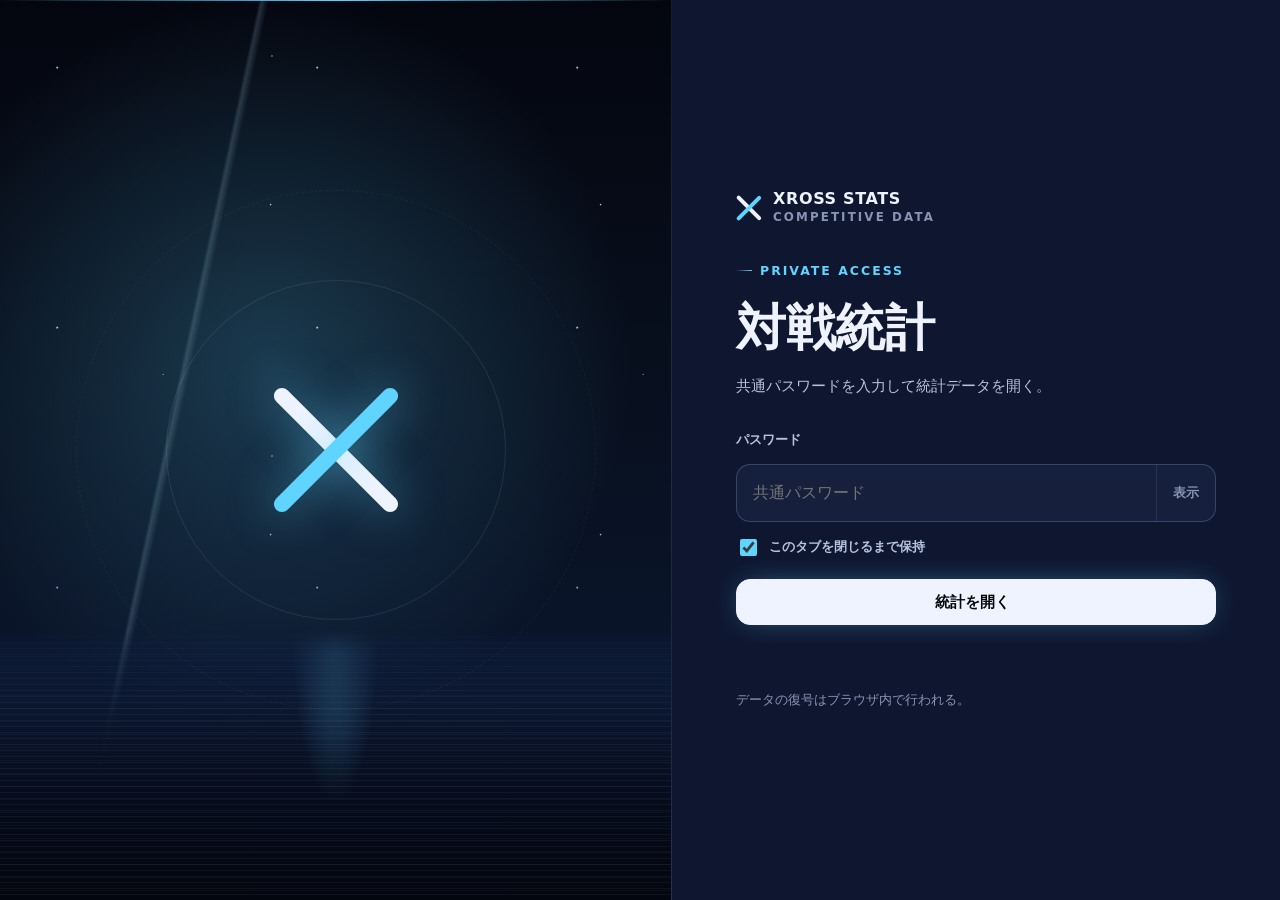
<file: index.html>
<!doctype html>
<html lang="ja">
<head>
  <meta charset="utf-8">
  <meta name="viewport" content="width=device-width, initial-scale=1, viewport-fit=cover">
  <meta name="theme-color" content="#070b1a">
  <meta name="color-scheme" content="dark">
  <meta name="description" content="Xross Stars 対戦統計ダッシュボード">
  <title>Xross Stats</title>
  <link rel="stylesheet" href="styles.css">
</head>
<body class="is-loading">
  <div class="backdrop" aria-hidden="true">
    <div class="backdrop__mesh"></div>
    <div class="backdrop__flare backdrop__flare--a"></div>
    <div class="backdrop__flare backdrop__flare--b"></div>
    <div class="backdrop__slashes"></div>
  </div>

  <section id="authScreen" class="auth" aria-labelledby="authTitle">
    <div class="auth__visual" aria-hidden="true">
      <div class="x-mark x-mark--large"><i></i><i></i></div>
      <span class="auth__orbit auth__orbit--one"></span>
      <span class="auth__orbit auth__orbit--two"></span>
      <span class="auth__scan"></span>
    </div>
    <div class="auth__panel">
      <div class="brand-lockup">
        <span class="x-mark"><i></i><i></i></span>
        <span><strong>XROSS STATS</strong><small>COMPETITIVE DATA</small></span>
      </div>
      <p class="kicker">PRIVATE ACCESS</p>
      <h1 id="authTitle">対戦統計</h1>
      <p class="auth__lead">共通パスワードを入力して統計データを開く。</p>
      <form id="authForm" class="auth-form" novalidate>
        <label for="passwordInput">パスワード</label>
        <div class="password-control">
          <input id="passwordInput" name="password" type="password" autocomplete="current-password" placeholder="共通パスワード" required>
          <button id="togglePassword" type="button" aria-label="パスワードを表示">表示</button>
        </div>
        <label class="remember-control"><input id="rememberSession" type="checkbox" checked><span>このタブを閉じるまで保持</span></label>
        <button id="unlockButton" class="button button--primary button--wide" type="submit"><span>統計を開く</span><i aria-hidden="true"></i></button>
      </form>
      <p id="authMessage" class="auth-message" role="status" aria-live="polite"></p>
      <p class="auth__security">データの復号はブラウザ内で行われる。</p>
    </div>
  </section>

  <div id="loadingScreen" class="loading-screen" aria-live="polite">
    <span class="loading-mark"><i></i><i></i></span>
    <strong>XROSS STATS</strong><small>LOADING MATCH DATA</small>
  </div>

  <div id="app" class="app" hidden>
    <header class="topbar">
      <button id="menuButton" class="icon-button topbar__menu" type="button" aria-label="メニューを開く">
        <svg viewBox="0 0 24 24" aria-hidden="true"><path d="M4 7h16M4 12h16M4 17h16"/></svg>
      </button>
      <button class="brand-lockup brand-lockup--button" type="button" data-view="overview" aria-label="概要へ移動">
        <span class="x-mark"><i></i><i></i></span>
        <span><strong>XROSS STATS</strong><small>COMPETITIVE DATA</small></span>
      </button>
      <nav class="desktop-nav" aria-label="メインメニュー">
        <button class="nav__item is-active" type="button" data-view="overview"><span>01</span><b>概要</b></button>
        <button class="nav__item" type="button" data-view="decks"><span>02</span><b>デッキ</b></button>
        <button class="nav__item" type="button" data-view="cards"><span>03</span><b>カード</b></button>
        <button class="nav__item" type="button" data-view="tactics"><span>04</span><b>戦術</b></button>
        <button class="nav__item" type="button" data-view="matchup"><span>05</span><b>対面</b></button>
        <button class="nav__item" type="button" data-view="simulation"><span>06</span><b>シミュ</b></button>
        <button class="nav__item" type="button" data-view="logs"><span>07</span><b>対戦ログ</b></button>
      </nav>
      <div class="topbar__context">
        <div><span>PERIOD</span><strong id="topPeriod">—</strong></div>
        <div><span>UPDATED</span><strong id="topUpdated">—</strong></div>

        <button id="lockButton" class="icon-button" type="button" aria-label="ロックする" title="ロックする">
          <svg viewBox="0 0 24 24" aria-hidden="true"><path d="M7 11V8a5 5 0 0 1 10 0v3M6 11h12v9H6z"/></svg>
        </button>
      </div>
    </header>

    <aside id="sidebar" class="sidebar" aria-label="メインメニュー">
      <div class="sidebar__head"><span>ANALYSIS</span><button id="closeMenuButton" class="icon-button" type="button" aria-label="メニューを閉じる">×</button></div>
      <nav class="nav">
        <button class="nav__item is-active" type="button" data-view="overview"><span class="nav__number">01</span><span><b>概要</b><small>Overview</small></span></button>
        <button class="nav__item" type="button" data-view="decks"><span class="nav__number">02</span><span><b>デッキ</b><small>Deck analysis</small></span></button>
        <button class="nav__item" type="button" data-view="cards"><span class="nav__number">03</span><span><b>カード統計</b><small>Card performance</small></span></button>
        <button class="nav__item" type="button" data-view="tactics"><span class="nav__number">04</span><span><b>戦術構成</b><small>Tactics order</small></span></button>
        <button class="nav__item" type="button" data-view="matchup"><span class="nav__number">05</span><span><b>対面・相性</b><small>Matchup &amp; synergy</small></span></button>
        <button class="nav__item" type="button" data-view="simulation"><span class="nav__number">06</span><span><b>シミュレーション</b><small>Harvest assault</small></span></button>
        <button class="nav__item" type="button" data-view="logs"><span class="nav__number">07</span><span><b>対戦ログ</b><small>Match records</small></span></button>
      </nav>
      <div class="sidebar__status"><i></i><span><b>DATA ONLINE</b><small id="sidebarGames">—</small></span></div>
    </aside>
    <button id="sidebarScrim" class="sidebar-scrim" type="button" aria-label="メニューを閉じる"></button>

    <nav class="mobile-nav" aria-label="モバイルメニュー">
      <button class="is-active" type="button" data-view="overview"><span>01</span><b>概要</b></button>
      <button type="button" data-view="decks"><span>02</span><b>デッキ</b></button>
      <button type="button" data-view="cards"><span>03</span><b>カード</b></button>
      <button type="button" data-view="tactics"><span>04</span><b>戦術</b></button>
      <button type="button" data-view="matchup"><span>05</span><b>対面</b></button>
      <button type="button" data-view="simulation"><span>06</span><b>シミュ</b></button>
      <button type="button" data-view="logs"><span>07</span><b>ログ</b></button>
    </nav>

    <main id="mainContent" class="main">
      <section class="view is-active" data-view-panel="overview">
        <div class="hero motion-item">
          <div class="hero__copy">
            <p class="kicker">OVERVIEW</p>
            <h2>対戦統計</h2>
            <p id="overviewLead" class="hero__lead"></p>
          </div>
          <div class="hero__signal" aria-hidden="true">
            <div class="signal-ring"><span id="heroWinRate">—</span><small>FIRST WIN RATE</small></div>
            <div class="signal-lines"><i></i><i></i><i></i><i></i><i></i></div>
          </div>
        </div>

        <div id="kpiGrid" class="kpi-grid motion-group"></div>
        <div id="insightStrip" class="insight-strip motion-item"></div>

        <div class="layout-two motion-group">
          <article class="panel panel--tall">
            <div class="panel__head"><div><p class="kicker">TURN ORDER</p><h3>先攻 / 後攻</h3></div><span class="panel__meta">WIN RATE</span></div>
            <div id="turnOrderChart" class="turn-chart"></div>
          </article>
          <article class="panel panel--tall">
            <div class="panel__head"><div><p class="kicker">ROUND FLOW</p><h3>進行別の勝率</h3></div><span class="panel__meta">ROUND 1</span></div>
            <div id="leadFlowChart" class="flow-chart"></div>
          </article>
        </div>

        <article class="panel motion-item">
          <div class="panel__head"><div><p class="kicker">DAILY TREND</p><h3>日別の推移</h3></div><span class="panel__meta">MATCHES / WIN RATE</span></div>
          <div id="dailyTrendChart" class="trend-chart"></div>
        </article>

        <article class="panel motion-item">
          <div class="panel__head"><div><p class="kicker">TOP DECKS</p><h3>信頼下限ランキング</h3></div><button class="text-link" type="button" data-jump="decks">すべて表示</button></div>
          <div id="overviewDecks" class="top-decks"></div>
        </article>

        <div class="layout-three motion-group">
          <article class="panel pick-panel"><div class="panel__head"><div><p class="kicker">LEADER</p><h3>採用トップ</h3></div></div><div id="leaderSpotlight"></div></article>
          <article class="panel pick-panel"><div class="panel__head"><div><p class="kicker">ACE</p><h3>採用トップ</h3></div></div><div id="aceSpotlight"></div></article>
          <article class="panel pick-panel"><div class="panel__head"><div><p class="kicker">TACTICS</p><h3>使用トップ</h3></div></div><div id="tacticsSpotlight"></div></article>
        </div>

        <article class="panel notes-panel motion-item">
          <div class="panel__head"><div><p class="kicker">DATA NOTES</p><h3>集計条件</h3></div></div>
          <div id="summaryNotes" class="notes-grid"></div>
        </article>
      </section>

      <section class="view" data-view-panel="decks">
        <div class="page-head motion-item"><div><p class="kicker">DECK ANALYSIS</p><h2>デッキ分析</h2><p>構成・勝率・信頼下限</p></div><div id="deckCountBadge" class="count-badge"><span>RESULT</span><strong>—</strong></div></div>
        <div class="control-bar motion-item">
          <div id="deckModeTabs" class="tabs"><button class="is-active" type="button" data-deck-mode="all">総合</button><button type="button" data-deck-mode="win">勝ち進行</button><button type="button" data-deck-mode="lose">負け進行</button></div>
          <label class="search-control"><svg viewBox="0 0 24 24" aria-hidden="true"><circle cx="11" cy="11" r="7"/><path d="m20 20-4-4"/></svg><input id="deckSearch" type="search" placeholder="リーダー・ACEで検索"></label>
          <label class="select-control"><span>最低試合数</span><input id="deckMinGames" type="number" min="0" step="1"></label>
          <label class="select-control"><span>並び順</span><select id="deckSort"><option value="confidence">信頼下限</option><option value="winrate">勝率</option><option value="games">試合数</option><option value="wins">勝数</option></select></label>
        </div>
        <div id="compareTray" class="compare-tray" hidden><div><span>比較中</span><strong><b id="compareCount">0</b> / 4</strong></div><div id="compareNames" class="compare-tray__names"></div><button id="openComparison" class="button button--dark" type="button" disabled>比較を開く</button><button id="clearComparison" class="button button--ghost" type="button">解除</button></div>
        <div id="deckList" class="deck-list motion-group"></div>
        <div class="load-more"><button id="loadMoreDecks" class="button button--ghost" type="button">さらに表示</button></div>
      </section>

      <section class="view" data-view-panel="cards">
        <div class="page-head motion-item"><div><p class="kicker">CARD PERFORMANCE</p><h2>カード統計</h2><p>採用率・使用率・勝率</p></div><div id="cardCountBadge" class="count-badge"><span>RESULT</span><strong>—</strong></div></div>
        <div class="control-bar motion-item">
          <div id="cardTypeTabs" class="tabs"></div>
          <label class="search-control"><svg viewBox="0 0 24 24" aria-hidden="true"><circle cx="11" cy="11" r="7"/><path d="m20 20-4-4"/></svg><input id="cardSearch" type="search" placeholder="カード名で検索"></label>
          <label class="select-control"><span>並び順</span><select id="cardSort"><option value="adoption">採用・使用率</option><option value="confidence">信頼下限</option><option value="winrate">勝率</option><option value="games">試合数</option><option value="count">採用・使用数</option></select></label>
        </div>
        <div id="cardStatsList" class="card-stats-grid motion-group"></div>
      </section>

      <section class="view" data-view-panel="tactics">
        <div class="page-head motion-item"><div><p class="kicker">TACTICS</p><h2>戦術構成</h2><p>デッキごとの選択順と勝率</p></div><div id="tacticDeckCount" class="count-badge"><span>DECKS</span><strong>—</strong></div></div>
        <div class="control-bar motion-item">
          <label class="search-control search-control--wide"><svg viewBox="0 0 24 24" aria-hidden="true"><circle cx="11" cy="11" r="7"/><path d="m20 20-4-4"/></svg><input id="tacticDeckSearch" list="tacticDeckOptions" placeholder="リーダー・ACEからデッキを検索"><datalist id="tacticDeckOptions"></datalist></label>
          <button id="popularTacticDeck" class="button button--ghost" type="button">最多使用デッキ</button>
        </div>
        <div id="tacticDeckRail" class="tactic-deck-rail motion-item" aria-label="デッキ候補"></div>
        <article id="selectedTacticDeck" class="selected-deck motion-item"></article>
        <div id="tacticSequenceList" class="sequence-list motion-group"></div>
      </section>

      <section class="view" data-view-panel="matchup">
        <div class="page-head motion-item"><div><p class="kicker">MATCHUP &amp; SYNERGY</p><h2>対面・相性</h2><p>デッキごとの対面成績と、リーダー2体の噛み合い</p></div><div id="matchupCountBadge" class="count-badge"><span>RESULT</span><strong>—</strong></div></div>
        <div class="control-bar motion-item">
          <div id="matchupModeTabs" class="tabs"><button class="is-active" type="button" data-matchup-mode="matchup">デッキ対面</button><button type="button" data-matchup-mode="synergy">リーダー相性</button></div>
          <label class="search-control search-control--wide"><svg viewBox="0 0 24 24" aria-hidden="true"><circle cx="11" cy="11" r="7"/><path d="m20 20-4-4"/></svg><input id="matchupSearch" type="search" placeholder="リーダー・ACEでデッキを検索"></label>
          <label class="select-control"><span>最低試合数</span><input id="matchupMinGames" type="number" min="1" step="1" value="3"></label>
          <label class="select-control"><span>並び順</span><select id="matchupSort"><option value="confidence">信頼下限</option><option value="winrate">勝率</option><option value="games">試合数</option></select></label>
        </div>

        <div id="matchupPane">
          <article class="panel motion-item">
            <div class="panel__head"><div><p class="kicker">YOUR DECK</p><h3>自分のデッキを選ぶ</h3></div><span class="panel__meta">SELECT TO COMPARE</span></div>
            <div id="matchupDeckRail" class="matchup-rail"></div>
          </article>
          <article id="matchupDetail" class="panel motion-item"></article>
        </div>

        <div id="synergyPane" hidden>
          <article class="panel motion-item">
            <div class="panel__head"><div><p class="kicker">LEADER SYNERGY</p><h3>同時採用の相性</h3></div><span class="panel__meta">WILSON LOWER BOUND</span></div>
            <p class="panel__note">同じデッキに入っていた2体の組み合わせ。1試合につき6ペアを数えているため、合計は総試合数と一致しない。</p>
          </article>
          <div id="synergyList" class="synergy-grid motion-group"></div>
          <div class="load-more"><button id="synergyMore" class="button button--ghost" type="button">さらに表示</button></div>
        </div>
      </section>

      <section class="view" data-view-panel="simulation">
        <div class="page-head motion-item">
          <div><p class="kicker">SIMULATION · ROUND 1</p><h2>収穫アサルト</h2><p id="simLead">シミュレーション結果</p></div>
          <div id="simCountBadge" class="count-badge"><span>ROUNDS</span><strong>—</strong></div>
        </div>
        <div class="control-bar motion-item">
          <div id="simTabs" class="tabs">
            <button class="is-active" type="button" data-sim-tab="overview">概要</button>
            <button type="button" data-sim-tab="conditions">条件比較</button>
            <button type="button" data-sim-tab="paired">ペア比較</button>
            <button type="button" data-sim-tab="detail">条件詳細</button>
            <button type="button" data-sim-tab="integrity">検証</button>
          </div>
        </div>
        <div id="simPanes" class="motion-group"></div>
      </section>

      <section class="view" data-view-panel="logs">
        <div class="page-head motion-item"><div><p class="kicker">MATCH LOG</p><h2>対戦ログ</h2><p>構成とラウンド結果を試合ごとに比較</p></div><div id="logCountBadge" class="count-badge"><span>RESULT</span><strong>—</strong></div></div>
        <div class="control-bar log-filter-bar motion-item">
          <label class="search-control search-control--wide"><svg viewBox="0 0 24 24" aria-hidden="true"><circle cx="11" cy="11" r="7"/><path d="m20 20-4-4"/></svg><input id="logSearch" type="search" placeholder="大会・ユーザー・カード・メモを検索"></label>
          <button id="logFilterToggle" class="log-filter-toggle" type="button" aria-expanded="false" aria-controls="logAdvancedFilters"><span>絞り込み</span><i aria-hidden="true"></i></button>
          <div id="logAdvancedFilters" class="log-advanced-filters">
            <label class="select-control"><span>先後</span><select id="logTurn"><option value="">すべて</option><option>先攻</option><option>後攻</option></select></label>
            <label class="select-control"><span>結果</span><select id="logResult"><option value="">すべて</option><option value="勝">勝ち</option><option value="負">負け</option></select></label>
            <label class="select-control"><span>進行</span><select id="logLead"><option value="">すべて</option><option>勝ち進行</option><option>負け進行</option></select></label>
            <button id="clearLogFilters" class="button button--ghost" type="button">条件をクリア</button>
          </div>
        </div>
        <div id="logList" class="log-list motion-group"></div>
        <div id="logPagination" class="pagination"></div>
      </section>
    </main>
  </div>

  <div id="routeTransition" class="route-transition" aria-hidden="true">
    <div class="route-transition__curtain route-transition__curtain--back"></div>
    <div class="route-transition__curtain route-transition__curtain--mid"></div>
    <div class="route-transition__curtain route-transition__curtain--front"></div>
    <div class="route-transition__grid"></div><div class="route-transition__scan"></div>
    <div class="route-transition__cross"><i></i><i></i></div>
    <div class="route-transition__copy"><span id="routeTransitionIndex">01</span><div><small>MATCH DATA MODULE</small><strong id="routeTransitionTitle">OVERVIEW</strong><b id="routeTransitionLabel">概要</b></div></div>
    <div class="route-transition__progress"><i></i></div>
  </div>

  <dialog id="modal" class="modal"><button class="modal__scrim" type="button" data-close-modal aria-label="閉じる"></button><div class="modal__sheet"><button class="modal__close" type="button" data-close-modal aria-label="閉じる">×</button><div id="modalContent"></div></div></dialog>
  <div id="toast" class="toast" role="status" aria-live="polite"></div>
  <script src="card-map.js"></script><script src="app.js"></script><script src="simulation.js"></script>
</body>
</html>
</file>
<file: styles.css>
@charset "UTF-8";

/* ==========================================================================
   XROSS STATS — dark arena
   カード絵だけが色と光を持つ画面にする。面は明度で階層を作り、
   影は使わない。文字は WCAG AA（4.5:1）を下回らないことを実測で担保している。
   ========================================================================== */

:root {
  /* 面: 夜空。中性の黒ではなく藍に振り、明度4段で奥行きを作る */
  --bg: #070b1a;
  --s1: #0f1730;   /* パネル */
  --s2: #16203d;   /* 入れ子・入力欄 */
  --s3: #1f2c50;   /* hover・選択 */
  --line: rgba(150, 190, 255, .12);
  --line-2: rgba(150, 190, 255, .24);

  /* 文字（対 --s1 のコントラスト比） */
  --tx: #eef3ff;
  --tx-2: #b6c3de;
  --tx-3: #8894b4;

  /* 意味を持つ色だけ。シアン=夜空を切る光、琥珀=地平の残光 */
  --win: #3ce3b0;
  --win-dim: rgba(60, 227, 176, .13);
  --lose: #ff7a97;
  --lose-dim: rgba(255, 122, 151, .13);
  --accent: #5fd4ff;
  --accent-2: #ffd08a;
  --accent-dim: rgba(95, 212, 255, .14);

  --ease: cubic-bezier(.2, .78, .2, 1);
  --header-h: 68px;
  --content-max: 1560px;
  --r-sm: 10px;
  --r: 14px;
  --r-lg: 20px;
  --card-ratio: 716 / 996;
}

* { box-sizing: border-box; }
html { min-width: 320px; background: var(--bg); scroll-behavior: smooth; }
html, body { overflow-x: clip; }
body {
  margin: 0;
  min-height: 100vh;
  color: var(--tx);
  background: var(--bg);
  font-family: Inter, "Noto Sans JP", "Hiragino Kaku Gothic ProN", "Yu Gothic", Meiryo, system-ui, sans-serif;
  font-size: 16px;
  line-height: 1.6;
  -webkit-font-smoothing: antialiased;
  text-rendering: optimizeLegibility;
}
body.is-route-transitioning { overflow: hidden; }
button, input, select { font: inherit; color: inherit; }
button { border: 0; background: none; cursor: pointer; }
:focus-visible { outline: 2px solid var(--accent); outline-offset: 2px; }
svg { width: 20px; height: 20px; fill: none; stroke: currentColor; stroke-width: 1.7; stroke-linecap: round; stroke-linejoin: round; }
[hidden] { display: none !important; }
h1, h2, h3, h4 { margin: 0; font-weight: 800; letter-spacing: -.01em; line-height: 1.25; }

/* 数値は必ず等幅。桁が揺れると比較の道具にならない */
.kpi-card__value, .count-badge strong, .turn-row__rate, .flow-card__head strong,
.round-row__rate, .deck-headline > strong, .deck-subs b, .top-deck__metrics strong,
.card-stat__headline strong, .card-stat__minor strong, .matchup-summary__metrics strong,
.synergy-card__metrics strong, .spotlight__metric strong, .insight-cell strong,
.matchup-row__rate b, .matchup-row__name small, .sequence-metric strong,
.selected-deck__summary strong, .trend-axis span, .deck-rank, .turn-row__label small,
.round-row__head small, .flow-card__meta, .matchup-chip small, .matchup-edge i {
  font-variant-numeric: tabular-nums;
}

/* --- 背景: 夜空 -------------------------------------------------------------
   上ほど濃く、地平に向かって残光でわずかに温かくなる縦グラデーションの上に、
   星・雲・飛行機雲・水面を重ねる。 */
.backdrop {
  position: fixed; z-index: -2; inset: 0; overflow: hidden; pointer-events: none;
  background:
    radial-gradient(ellipse 120% 62% at 50% 108%, rgba(255, 208, 138, .1), transparent 62%),
    linear-gradient(180deg, #04060f 0%, #070b1a 34%, #0a1226 72%, #0d1a35 100%);
}
.backdrop__mesh {
  position: absolute; inset: 0;
  background-image:
    radial-gradient(1.4px 1.4px at 18% 22%, rgba(255,255,255,.95), transparent 100%),
    radial-gradient(1.1px 1.1px at 63% 9%,  rgba(210,235,255,.85), transparent 100%),
    radial-gradient(1.6px 1.6px at 84% 47%, rgba(255,255,255,.9), transparent 100%),
    radial-gradient(1px 1px   at 37% 71%,   rgba(190,220,255,.8), transparent 100%),
    radial-gradient(1.2px 1.2px at 8% 58%,  rgba(255,255,255,.75), transparent 100%),
    radial-gradient(1px 1px   at 71% 84%,   rgba(200,230,255,.7), transparent 100%),
    radial-gradient(1.8px 1.8px at 46% 34%, rgba(255,255,255,.85), transparent 100%),
    radial-gradient(1px 1px   at 92% 17%,   rgba(220,240,255,.7), transparent 100%);
  background-size: 340px 340px, 520px 520px, 700px 700px, 420px 420px, 610px 610px, 300px 300px, 860px 860px, 470px 470px;
  mask-image: linear-gradient(180deg, #000 0%, #000 52%, transparent 88%);
  animation: twinkle 7s ease-in-out infinite;
}
@keyframes twinkle { 0%, 100% { opacity: .85; } 50% { opacity: .5; } }
.backdrop__flare { position: absolute; border-radius: 50%; filter: blur(110px); }
.backdrop__flare--a { left: -12vw; top: -10vh; width: 48vw; aspect-ratio: 1; background: var(--accent); opacity: .13; }
.backdrop__flare--b { right: -18vw; bottom: -22vh; width: 56vw; aspect-ratio: 1.4; background: #8ab4ff; opacity: .14; }
.backdrop__slashes {
  position: absolute; inset: 0;
  background-image:
    linear-gradient(107deg, transparent 0 38%, rgba(180, 225, 255, .16) 38.4%, transparent 39%),
    linear-gradient(107deg, transparent 0 62%, rgba(180, 225, 255, .1) 62.3%, transparent 62.8%);
  mask-image: radial-gradient(ellipse 70% 50% at 62% 22%, #000, transparent 72%);
}
.backdrop::before {
  content: ""; position: absolute; left: 0; right: 0; bottom: 33vh; height: 1px;
  background: linear-gradient(90deg, transparent 4%, rgba(150,220,255,.45) 24%, rgba(255,214,160,.5) 64%, transparent 96%);
  box-shadow: 0 0 24px rgba(120,200,255,.32);
}
.backdrop::after {
  content: ""; position: absolute; left: 0; right: 0; bottom: 0; height: 33vh;
  background:
    radial-gradient(ellipse 6% 82% at 76% 0%, rgba(95,212,255,.24), transparent 72%),
    radial-gradient(ellipse 11% 64% at 26% 0%, rgba(255,208,138,.14), transparent 74%),
    repeating-linear-gradient(180deg, rgba(175,222,255,.05) 0 1px, transparent 1px 6px),
    repeating-linear-gradient(180deg, rgba(140,200,255,.035) 0 1px, transparent 1px 13px),
    linear-gradient(180deg, rgba(14,28,58,.92) 0%, #070c1c 62%, #04070f 100%);
  mask-image: linear-gradient(180deg, transparent 0%, rgba(0,0,0,.5) 7%, #000 34%, #000 100%);
  animation: ripple 11s linear infinite;
}
@keyframes ripple { to { background-position: 0 0, 0 0, 0 -12px, 0 26px, 0 0; } }
@media (prefers-reduced-motion: reduce) { .backdrop__mesh, .backdrop::after { animation: none; } }

/* --- ブランド ------------------------------------------------------------- */
.x-mark { position: relative; display: block; width: 26px; height: 26px; flex: none; }
.x-mark i { position: absolute; left: 50%; top: 50%; width: 128%; height: 4px; border-radius: 2px; background: var(--tx); }
.x-mark i:first-child { transform: translate(-50%, -50%) rotate(45deg); }
.x-mark i:last-child { transform: translate(-50%, -50%) rotate(-45deg); background: var(--accent); }
.x-mark--large { width: 132px; height: 132px; }
.x-mark--large i { height: 16px; border-radius: 8px; }

.brand-lockup { display: flex; align-items: center; gap: 11px; padding: 0; color: var(--tx); text-align: left; }
.brand-lockup > span:last-child { display: grid; }
.brand-lockup strong { font-size: 1rem; font-weight: 900; letter-spacing: .04em; line-height: 1.15; }
.brand-lockup small { color: var(--tx-3); font-size: .68rem; font-weight: 700; letter-spacing: .18em; }
.brand-lockup--button { transition: opacity .2s; }
.brand-lockup--button:hover { opacity: .72; }

/* --- 認証画面 ------------------------------------------------------------- */
.auth { position: relative; z-index: 1; display: grid; grid-template-columns: 1.05fr .95fr; min-height: 100vh; }
.auth__visual {
  position: relative; overflow: hidden;
  background:
    linear-gradient(102deg, transparent 0 30%, rgba(190,232,255,.17) 30.4%, transparent 31.2%),
    radial-gradient(ellipse 100% 46% at 50% 104%, rgba(255,208,138,.16), transparent 62%),
    radial-gradient(circle at 40% 40%, rgba(95,212,255,.22), transparent 54%),
    linear-gradient(180deg, #04060f 0%, #08101f 46%, #0d1a36 100%);
  border-right: 1px solid var(--line);
}
/* 認証画面にも星と飛行機雲を置く */
.auth__visual::before {
  content: ""; position: absolute; inset: 0;
  background-image:
    radial-gradient(1.5px 1.5px at 22% 26%, rgba(255,255,255,.95), transparent 100%),
    radial-gradient(1.1px 1.1px at 68% 14%, rgba(210,235,255,.85), transparent 100%),
    radial-gradient(1.3px 1.3px at 82% 62%, rgba(255,255,255,.8), transparent 100%),
    radial-gradient(1px 1px at 34% 78%, rgba(200,230,255,.75), transparent 100%);
  background-size: 260px 260px, 400px 400px, 330px 330px, 480px 480px;
  mask-image: linear-gradient(180deg, #000 0%, #000 58%, transparent 92%);
}
/* 水面: Xの光がそのまま落ちる */
.auth__visual::after {
  content: ""; position: absolute; left: 0; right: 0; bottom: 0; height: 30%;
  background:
    radial-gradient(ellipse 9% 88% at 50% 0%, rgba(95,212,255,.3), transparent 72%),
    repeating-linear-gradient(180deg, rgba(180,225,255,.055) 0 1px, transparent 1px 6px),
    repeating-linear-gradient(180deg, rgba(140,200,255,.04) 0 1px, transparent 1px 13px),
    linear-gradient(180deg, rgba(16,32,66,.94) 0%, #060b1a 66%, #04060f 100%);
  mask-image: linear-gradient(180deg, transparent 0%, rgba(0,0,0,.45) 8%, #000 36%, #000 100%);
  box-shadow: 0 -1px 0 rgba(150,220,255,.28), 0 -14px 40px -18px rgba(120,200,255,.5);
  animation: ripple 11s linear infinite;
}
.auth__visual .x-mark--large { position: absolute; left: 50%; top: 50%; transform: translate(-50%, -50%); z-index: 1; }
.auth__visual .x-mark--large i { box-shadow: 0 0 46px rgba(95,212,255,.55); }
.auth__orbit, .auth__scan { z-index: 1; }
.auth__orbit { position: absolute; left: 50%; top: 50%; border: 1px solid rgba(255,255,255,.09); border-radius: 50%; transform: translate(-50%, -50%); }
.auth__orbit--one { width: 340px; height: 340px; }
.auth__orbit--two { width: 520px; height: 520px; border-style: dashed; opacity: .5; }
.auth__scan { position: absolute; left: 0; right: 0; height: 1px; background: linear-gradient(90deg, transparent, var(--accent), transparent); animation: scan 5s var(--ease) infinite; }
@keyframes scan { 0%, 100% { top: 12%; opacity: 0; } 50% { top: 88%; opacity: .8; } }

.auth__panel { display: flex; flex-direction: column; justify-content: center; gap: 4px; padding: clamp(30px, 5vw, 76px); background: var(--s1); }
.auth__panel .kicker { margin-top: 30px; }
.auth__panel h1 { margin: 6px 0 10px; font-size: clamp(2.2rem, 4vw, 3.1rem); font-weight: 900; }
.auth__lead { margin: 0 0 26px; color: var(--tx-2); font-size: .96rem; }
.auth-form { display: grid; gap: 14px; }
.auth-form > label { color: var(--tx-2); font-size: .84rem; font-weight: 700; }
.password-control { display: flex; overflow: hidden; border: 1px solid var(--line-2); border-radius: var(--r); background: var(--s2); }
.password-control input { flex: 1; min-width: 0; padding: 15px 16px; border: 0; background: none; font-size: 1rem; outline: 0; }
.password-control button { padding: 0 16px; border-left: 1px solid var(--line); color: var(--tx-3); font-size: .84rem; font-weight: 700; }
.password-control button:hover { color: var(--tx); }
.remember-control { display: flex; align-items: center; gap: 9px; color: var(--tx-2); font-size: .86rem; }
.remember-control input { width: 17px; height: 17px; accent-color: var(--accent); }
.auth-message { min-height: 1.4em; margin: 12px 0 0; color: var(--lose); font-size: .86rem; }
.auth-message.is-info { color: var(--tx-3); }
.auth__security { margin: 26px 0 0; color: var(--tx-3); font-size: .8rem; }

/* --- ローディング ---------------------------------------------------------- */
.loading-screen { position: fixed; z-index: 300; inset: 0; display: grid; place-content: center; justify-items: center; gap: 12px; background: var(--bg); }
body:not(.is-loading) .loading-screen { display: none; }
.loading-mark { position: relative; width: 46px; height: 46px; animation: spin 1.5s var(--ease) infinite; }
.loading-mark i { position: absolute; left: 50%; top: 50%; width: 128%; height: 5px; border-radius: 3px; background: var(--accent); }
.loading-mark i:first-child { transform: translate(-50%, -50%) rotate(45deg); }
.loading-mark i:last-child { transform: translate(-50%, -50%) rotate(-45deg); background: var(--accent-2); }
@keyframes spin { to { transform: rotate(360deg); } }
.loading-screen strong { font-size: 1rem; font-weight: 900; letter-spacing: .1em; }
.loading-screen small { color: var(--tx-3); font-size: .74rem; letter-spacing: .18em; }

/* --- トップバー ------------------------------------------------------------ */
.topbar {
  position: sticky; z-index: 100; top: 0;
  display: grid; grid-template-columns: auto 1fr auto; align-items: center; gap: 28px;
  height: var(--header-h); padding: 0 clamp(16px, 2.6vw, 40px);
  border-bottom: 1px solid var(--line);
  background: rgba(9, 10, 14, .82);
  backdrop-filter: blur(18px);
}
/* サイドバーを使わない構成なので、ハンバーガーは常に出さない
   （.icon-button の display より後に効かせる必要がある） */
.topbar .topbar__menu { display: none; }
.desktop-nav { justify-self: center; display: flex; align-items: center; gap: 2px; }
.desktop-nav .nav__item {
  display: inline-flex; align-items: center; gap: 8px;
  padding: 9px 15px; border-radius: 999px;
  color: var(--tx-3); font-size: .95rem; font-weight: 700;
  transition: color .18s, background .18s;
}
.desktop-nav .nav__item span { font-family: "Arial Narrow", Arial, sans-serif; font-size: .74rem; font-weight: 900; letter-spacing: .1em; opacity: .7; }
.desktop-nav .nav__item b { font-weight: 700; white-space: nowrap; }
.desktop-nav .nav__item:hover { color: var(--tx); background: var(--s2); }
.desktop-nav .nav__item.is-active { color: #06070a; background: var(--tx); }
.desktop-nav .nav__item.is-active span { opacity: .55; }

.topbar__context { display: flex; align-items: center; gap: 22px; }
.topbar__context > div { display: grid; gap: 1px; }
.topbar__context span { color: var(--tx-3); font-size: .68rem; font-weight: 800; letter-spacing: .14em; }
.topbar__context strong { color: var(--tx-2); font-size: .84rem; font-weight: 700; white-space: nowrap; }
.icon-button { display: grid; place-items: center; width: 38px; height: 38px; border: 1px solid var(--line); border-radius: 50%; color: var(--tx-2); transition: .18s; }
.icon-button:hover { color: var(--tx); border-color: var(--line-2); background: var(--s2); }

.sidebar, .sidebar-scrim { display: none !important; }
.mobile-nav { display: none; }

/* --- レイアウト ------------------------------------------------------------ */
.main { width: min(100%, var(--content-max)); margin: 0 auto; padding: 30px clamp(16px, 2.6vw, 40px) 90px; }
.view { display: none; min-width: 0; }
.view.is-active { display: block; }

.kicker { margin: 0 0 7px; color: var(--accent); font-size: .74rem; font-weight: 800; letter-spacing: .16em; text-transform: uppercase; }
.page-head { display: flex; align-items: flex-end; justify-content: space-between; gap: 24px; margin-bottom: 22px; padding-bottom: 20px; border-bottom: 1px solid var(--line); }
.page-head h2 { font-size: clamp(1.9rem, 3vw, 2.7rem); font-weight: 900; letter-spacing: -.015em; }
.page-head > div:first-child > p:last-child { margin: 8px 0 0; color: var(--tx-2); font-size: .95rem; }
.count-badge { flex: none; display: grid; justify-items: end; gap: 2px; }
.count-badge span { color: var(--tx-3); font-size: .78rem; font-weight: 800; letter-spacing: .13em; }
.count-badge strong { font-size: 2.3rem; font-weight: 900; line-height: 1; letter-spacing: -.03em; }

.layout-two { display: grid; grid-template-columns: repeat(2, minmax(0, 1fr)); gap: 14px; margin-bottom: 14px; }
.layout-three { display: grid; grid-template-columns: repeat(3, minmax(0, 1fr)); gap: 14px; margin: 14px 0; }

/* --- パネル --------------------------------------------------------------- */
.panel { min-width: 0; overflow: hidden; border: 1px solid var(--line); border-radius: var(--r-lg); background: var(--s1); }
.panel--tall { min-height: 300px; }
.panel__head { display: flex; align-items: flex-start; justify-content: space-between; gap: 16px; padding: 20px 22px 14px; }
.panel__head h3 { font-size: 1.35rem; font-weight: 800; }
.panel__head .kicker { margin-bottom: 4px; }
.panel__meta { flex: none; color: var(--tx-3); font-size: .7rem; font-weight: 800; letter-spacing: .12em; }
.panel__note { margin: 0; padding: 12px 22px 20px; color: var(--tx-3); font-size: .84rem; line-height: 1.75; }
.text-link { padding: 3px 0; border-bottom: 1px solid var(--line-2); color: var(--tx-2); font-size: .86rem; font-weight: 700; }
.text-link:hover { color: var(--accent); border-color: var(--accent); }
.empty-state { padding: 46px 20px; border: 1px dashed var(--line-2); border-radius: var(--r); color: var(--tx-3); text-align: center; font-size: .92rem; }
.empty-state strong { display: block; margin-bottom: 4px; color: var(--tx); font-size: 1.02rem; }

/* --- 操作系 --------------------------------------------------------------- */
.control-bar { display: flex; flex-wrap: wrap; align-items: end; gap: 10px; margin-bottom: 16px; padding: 12px; border: 1px solid var(--line); border-radius: var(--r-lg); background: var(--s1); }
.tabs { display: inline-flex; gap: 2px; padding: 3px; border-radius: 999px; background: var(--s2); }
.tabs button { padding: 9px 16px; border-radius: 999px; color: var(--tx-3); font-size: .92rem; font-weight: 700; white-space: nowrap; transition: .18s; }
.tabs button:hover { color: var(--tx); }
.tabs button.is-active { color: #06070a; background: var(--tx); }
.search-control { flex: 1 1 260px; min-width: 200px; display: flex; align-items: center; gap: 10px; padding: 0 14px; min-height: 46px; border: 1px solid var(--line-2); border-radius: var(--r); background: var(--s2); }
.search-control--wide { flex-basis: 380px; }
.search-control svg { flex: none; color: var(--tx-3); }
.search-control input { width: 100%; min-width: 0; border: 0; background: none; outline: 0; font-size: .98rem; }
.search-control input::placeholder { color: var(--tx-3); }
.select-control { flex: 0 1 168px; display: grid; gap: 5px; }
.select-control > span { color: var(--tx-3); font-size: .78rem; font-weight: 700; }
.select-control input, .select-control select {
  width: 100%; min-height: 46px; padding: 0 12px;
  border: 1px solid var(--line-2); border-radius: var(--r);
  background: var(--s2); outline: 0; font-size: .96rem;
}
.select-control select { appearance: none; background-image: linear-gradient(45deg, transparent 50%, var(--tx-3) 50%), linear-gradient(135deg, var(--tx-3) 50%, transparent 50%); background-position: calc(100% - 17px) 50%, calc(100% - 12px) 50%; background-size: 5px 5px; background-repeat: no-repeat; padding-right: 32px; }
.button { min-height: 46px; padding: 0 18px; border: 1px solid var(--line-2); border-radius: var(--r); color: var(--tx); font-size: .92rem; font-weight: 700; transition: .18s; }
.button:hover { border-color: var(--tx-3); background: var(--s2); }
.button--primary, .button--dark { color: #06070a; background: var(--tx); border-color: var(--tx); }
.button--primary:hover, .button--dark:hover { background: #fff; }
.button--ghost { background: none; }
.button--wide { width: 100%; justify-content: center; }
.button:disabled { opacity: .45; cursor: not-allowed; }
#unlockButton { display: flex; align-items: center; justify-content: center; gap: 8px; margin-top: 6px; }
.load-more { display: flex; justify-content: center; margin-top: 20px; }
.pagination { display: flex; justify-content: center; flex-wrap: wrap; gap: 6px; margin-top: 22px; }
.pagination button { min-width: 42px; min-height: 42px; padding: 0 12px; border: 1px solid var(--line); border-radius: var(--r-sm); color: var(--tx-2); font-size: .92rem; font-weight: 700; }
.pagination button:hover:not(:disabled) { color: var(--tx); background: var(--s2); }
.pagination button.is-active { color: #06070a; background: var(--tx); border-color: var(--tx); }
.pagination button:disabled { opacity: .35; cursor: not-allowed; }
.pagination span { display: grid; place-items: center; min-width: 24px; color: var(--tx-3); }
.log-filter-toggle { display: none; }
.log-advanced-filters { display: contents; }

/* --- バー ------------------------------------------------------------------
   勝率は 50% を中心に発散させる。0起点だと僅差が見た目に出ない。
   採用率など「全体に対する割合」は 0 起点のまま。 */
.rate-bar { height: 6px; overflow: hidden; border-radius: 99px; background: rgba(255,255,255,.13); }
.rate-bar i { display: block; width: 0; height: 100%; border-radius: inherit; background: var(--bar-gradient, var(--tx-3)); transition: width .9s var(--ease); }
/* 暗い面ではトラックが沈んで基準線が読めなくなるので、明るめに置く */
.mu-bar { position: relative; height: 12px; border-radius: 99px; background: rgba(255,255,255,.13); }
.mu-bar::before { content: ""; position: absolute; left: 50%; top: -4px; bottom: -4px; width: 1px; background: rgba(255,255,255,.45); }
.mu-bar i { position: absolute; top: 0; bottom: 0; width: 0; border-radius: 99px; background: var(--tx-3); transition: width .9s var(--ease); }
.mu-bar.is-good i { background: var(--win); box-shadow: 0 0 16px rgba(51,224,163,.4); }
.mu-bar.is-bad i { background: var(--lose); box-shadow: 0 0 16px rgba(255,107,131,.35); }
.chart-note, .round-chart__note { margin: 14px 0 0; color: var(--tx-3); font-size: .82rem; line-height: 1.7; }

/* --- カード絵: 唯一の光源 --------------------------------------------------- */
.card-art {
  position: relative; display: block; flex: none;
  width: 78px; aspect-ratio: var(--card-ratio);
  overflow: hidden; border-radius: 9px;
  background: #0e1016;
  box-shadow: 0 0 0 1px rgba(255,255,255,.1), 0 10px 26px rgba(0,0,0,.6);
  transition: box-shadow .3s var(--ease), transform .3s var(--ease);
}
.card-art img { position: absolute; inset: 0; width: 100%; height: 100%; object-fit: cover; opacity: 0; transform: scale(1.03); transition: opacity .4s ease, transform .6s var(--ease); }
.card-art.has-image img { opacity: 1; transform: none; }
.card-art.has-image { box-shadow: 0 0 0 1px rgba(170,210,255,.18), 0 12px 30px rgba(2,5,14,.7), 0 0 34px -8px rgba(95,212,255,.4); }
.card-art__fallback { position: absolute; inset: 0; display: flex; flex-direction: column; justify-content: space-between; padding: 7px; color: var(--tx-3); background: linear-gradient(150deg, #171a23, #0e1016); transition: opacity .3s; }
.card-art__fallback b { font-size: .5rem; font-weight: 800; letter-spacing: .1em; }
.card-art__fallback span { overflow: hidden; font-size: .58rem; font-weight: 700; line-height: 1.25; display: -webkit-box; -webkit-line-clamp: 3; -webkit-box-orient: vertical; }
.card-art.has-image .card-art__fallback { opacity: 0; }
.card-art--xs { width: 44px; }
.card-art--sm { width: 96px; }
.card-art--lg { width: 152px; }

.lineup-card { min-width: 0; display: grid; justify-items: center; gap: 7px; }
.lineup-card .card-art { width: 100%; }
.lineup-card > b { width: 100%; overflow: hidden; color: var(--tx-2); font-size: .84rem; font-weight: 700; line-height: 1.35; text-align: center; text-overflow: ellipsis; white-space: nowrap; }
.lineup-card.is-empty { opacity: .35; }
.card-chip { display: inline-flex; align-items: center; gap: 8px; min-width: 0; padding: 4px 12px 4px 4px; border: 1px solid var(--line); border-radius: 999px; background: var(--s2); }
.card-chip > span:last-child { overflow: hidden; color: var(--tx-2); font-size: .86rem; font-weight: 700; text-overflow: ellipsis; white-space: nowrap; }
.card-chip .card-art { width: 34px; border-radius: 6px; }

/* --- 概要: ヒーロー -------------------------------------------------------- */
.hero {
  position: relative; display: grid; grid-template-columns: minmax(0, 1fr) auto; align-items: center; gap: 30px;
  min-height: 216px; margin-bottom: 14px; padding: 30px clamp(22px, 3vw, 42px);
  overflow: hidden; border: 1px solid var(--line); border-radius: var(--r-lg);
  background:
    radial-gradient(ellipse 90% 74% at 84% 46%, rgba(95,212,255,.2), transparent 58%),
    linear-gradient(180deg, transparent 52%, rgba(255,208,138,.09) 100%),
    linear-gradient(168deg, #101c3c 0%, #0f1730 58%, #0c1428 100%);
}
.hero::after {
  content: ""; position: absolute; inset: 0; pointer-events: none;
  background-image: linear-gradient(104deg, transparent 0 46%, rgba(190,232,255,.22) 46.3%, transparent 46.9%);
  mask-image: radial-gradient(ellipse 60% 70% at 72% 30%, #000, transparent 75%);
}
.hero > * { position: relative; z-index: 1; }
.hero h2 { font-size: clamp(2.1rem, 3.6vw, 3.2rem); font-weight: 900; letter-spacing: -.02em; }
.hero__lead { margin: 12px 0 0; color: var(--tx-2); font-size: .92rem; font-weight: 700; letter-spacing: .04em; }
.hero__signal { position: relative; display: grid; place-items: center; width: 190px; height: 190px; }
.signal-ring {
  position: relative; display: grid; place-content: center; justify-items: center; gap: 2px;
  width: 158px; height: 158px; border-radius: 50%;
  border: 1px solid var(--line-2);
  background: radial-gradient(circle, rgba(88,200,255,.13), transparent 68%);
}
.signal-ring::after { content: ""; position: absolute; inset: -1px; border-radius: 50%; border: 2px solid transparent; border-top-color: var(--accent); border-right-color: var(--accent); transform: rotate(-40deg); filter: drop-shadow(0 0 8px rgba(88,200,255,.6)); }
.signal-ring span { font-size: 2.3rem; font-weight: 900; letter-spacing: -.03em; font-variant-numeric: tabular-nums; }
.signal-ring small { color: var(--tx-3); font-size: .66rem; font-weight: 800; letter-spacing: .12em; }
.signal-lines { position: absolute; inset: 0; }
.signal-lines i { position: absolute; left: 50%; top: 50%; width: 1px; height: 50%; background: linear-gradient(var(--accent), transparent); opacity: .2; transform-origin: 50% 0; }
.signal-lines i:nth-child(1) { transform: rotate(18deg); }
.signal-lines i:nth-child(2) { transform: rotate(90deg); }
.signal-lines i:nth-child(3) { transform: rotate(162deg); }
.signal-lines i:nth-child(4) { transform: rotate(234deg); }
.signal-lines i:nth-child(5) { transform: rotate(306deg); }

/* --- 概要: KPI ------------------------------------------------------------ */
.kpi-grid { display: grid; grid-template-columns: repeat(4, minmax(0, 1fr)); gap: 1px; margin-bottom: 14px; overflow: hidden; border: 1px solid var(--line); border-radius: var(--r-lg); background: var(--line); }
.kpi-card { position: relative; padding: 20px 22px; background: var(--s1); }
.kpi-card__index { display: flex; align-items: center; justify-content: space-between; gap: 8px; color: var(--tx-3); font-size: .76rem; font-weight: 800; letter-spacing: .06em; }
.kpi-card__index span:first-child { color: var(--kpi-color, var(--accent)); opacity: .9; }
.kpi-card__value { display: block; margin-top: 12px; font-size: clamp(2.2rem, 3.2vw, 3.1rem); font-weight: 900; line-height: 1; letter-spacing: -.045em; }
.kpi-card__value small { margin-left: 5px; color: var(--tx-3); font-size: .84rem; font-weight: 700; letter-spacing: 0; }
.kpi-card__sub { display: block; margin-top: 8px; color: var(--tx-3); font-size: .84rem; }

/* --- 概要: 先後差 ---------------------------------------------------------- */
.insight-strip { display: grid; grid-template-columns: repeat(3, minmax(0, 1fr)); gap: 1px; margin-bottom: 14px; overflow: hidden; border: 1px solid var(--line); border-radius: var(--r-lg); background: var(--line); }
.insight-cell { display: flex; align-items: baseline; gap: 11px; padding: 16px 22px; background: var(--s1); }
.insight-cell span { flex: none; color: var(--tx-3); font-size: .82rem; font-weight: 700; }
.insight-cell strong { font-size: 1.85rem; font-weight: 900; letter-spacing: -.03em; }
.insight-cell strong i { margin-left: 3px; color: var(--tx-3); font-size: .88rem; font-style: normal; font-weight: 700; }
.insight-cell small { color: var(--tx-3); font-size: .82rem; }
.insight-cell--gap { background: #151822; }
.insight-cell--gap strong { color: var(--accent); }

/* --- 概要: 各チャート ------------------------------------------------------ */
.turn-chart, .flow-chart, .round-chart, .trend-chart { padding: 4px 22px 22px; }
.turn-row { display: grid; grid-template-columns: 92px minmax(0, 1fr) 104px; align-items: center; gap: 16px; padding: 17px 0; border-top: 1px solid var(--line); }
.turn-row:first-child { border-top: 0; }
.turn-row__label strong { display: block; font-size: 1.08rem; font-weight: 800; }
.turn-row__label small { display: block; color: var(--tx-3); font-size: .82rem; }
.turn-row__rate { text-align: right; font-size: 1.85rem; font-weight: 900; letter-spacing: -.035em; }
.turn-delta { display: flex; justify-content: space-between; margin-top: 14px; padding: 14px 16px; border-radius: var(--r); background: var(--s2); }
.turn-delta span { color: var(--tx-3); font-size: .86rem; }
.turn-delta strong { font-size: 1.02rem; font-weight: 800; }

.flow-chart { display: grid; gap: 4px; }
.flow-card { padding: 16px 0; border-top: 1px solid var(--line); }
.flow-card:first-child { border-top: 0; }
.flow-card__head { display: flex; align-items: baseline; justify-content: space-between; gap: 14px; }
.flow-card__head h4 { font-size: 1.08rem; font-weight: 800; }
.flow-card__head strong { font-size: 2rem; font-weight: 900; letter-spacing: -.04em; }
.flow-card__meta { display: flex; justify-content: space-between; margin: 6px 0 11px; color: var(--tx-3); font-size: .82rem; }

.round-chart { display: grid; gap: 14px; }
.round-row { display: grid; gap: 9px; padding-top: 14px; border-top: 1px solid var(--line); }
.round-row:first-child { padding-top: 2px; border-top: 0; }
.round-row__head { display: flex; align-items: baseline; justify-content: space-between; gap: 14px; }
.round-row__head strong { min-width: 34px; color: var(--accent); font-family: "Arial Narrow", Arial, sans-serif; font-size: 1.24rem; font-weight: 900; letter-spacing: .04em; }
.round-row__head small { margin-left: 8px; color: var(--tx-3); font-size: .82rem; }
.round-row__rate { font-size: 1.62rem; font-weight: 900; letter-spacing: -.04em; }
.round-row__split { display: flex; gap: 18px; color: var(--tx-3); font-size: .84rem; }
.round-row__split b { color: var(--tx-2); font-weight: 800; }

.trend-plot { position: relative; }
.trend-chart svg { display: block; width: 100%; height: 196px; }
.trend-bar { fill: rgba(255,255,255,.13); }
.trend-bar:hover { fill: rgba(255,255,255,.28); }
.trend-line { fill: none; stroke: var(--accent); stroke-width: 2.2; stroke-linejoin: round; stroke-linecap: round; vector-effect: non-scaling-stroke; filter: drop-shadow(0 0 6px rgba(88,200,255,.5)); }
.trend-baseline { stroke: rgba(255,255,255,.2); stroke-width: 1; stroke-dasharray: 4 4; vector-effect: non-scaling-stroke; }
.trend-mark { position: absolute; right: 0; transform: translateY(-100%); padding: 0 4px; color: var(--tx-3); font-size: .74rem; font-weight: 800; }
.trend-axis { position: relative; height: 20px; margin-top: 4px; }
.trend-axis span { position: absolute; transform: translateX(-50%); color: var(--tx-3); font-size: .78rem; font-weight: 700; white-space: nowrap; }
.trend-legend { display: flex; flex-wrap: wrap; align-items: center; gap: 16px; margin-top: 12px; color: var(--tx-3); font-size: .82rem; }
.trend-legend span { display: inline-flex; align-items: center; gap: 7px; }
.trend-legend__bar::before { content: ""; width: 13px; height: 9px; border-radius: 2px; background: rgba(255,255,255,.2); }
.trend-legend__line::before { content: ""; width: 15px; height: 3px; border-radius: 2px; background: var(--accent); }
.trend-legend__total { margin-left: auto; color: var(--tx-2); font-weight: 700; }

/* --- 概要: トップデッキ / スポットライト / 注記 ---------------------------- */
.top-decks { padding: 0 22px 18px; }
.top-deck { display: grid; grid-template-columns: 46px minmax(0, 1fr) auto; align-items: center; gap: 16px; width: 100%; padding: 14px 0; border-top: 1px solid var(--line); color: inherit; text-align: left; transition: padding .2s var(--ease); }
.top-deck:hover { padding-left: 6px; }
.top-deck:hover .top-deck__copy strong { color: var(--accent); }
.top-deck__rank { color: var(--tx-3); font-size: .9rem; font-weight: 900; }
.top-deck__copy { min-width: 0; }
.top-deck__copy strong, .top-deck__copy small { display: block; overflow: hidden; text-overflow: ellipsis; white-space: nowrap; }
.top-deck__copy strong { font-size: 1.02rem; font-weight: 700; transition: color .18s; }
.top-deck__copy small { margin-top: 3px; color: var(--tx-3); font-size: .84rem; }
.top-deck__metrics { display: flex; gap: 22px; }
.top-deck__metrics > span { display: grid; justify-items: end; }
.top-deck__metrics span span { color: var(--tx-3); font-size: .72rem; font-weight: 800; letter-spacing: .06em; }
.top-deck__metrics strong { font-size: 1.2rem; font-weight: 900; }

.pick-panel { min-height: 340px; }
.spotlight { display: grid; grid-template-columns: 140px minmax(0, 1fr); gap: 18px; padding: 0 22px 16px; }
.spotlight__art .card-art { width: 140px; }
.spotlight__copy h4 { margin-bottom: 4px; font-size: 1.2rem; }
.spotlight__copy p { margin: 0 0 12px; color: var(--tx-3); font-size: .84rem; }
.spotlight__metric { display: flex; justify-content: space-between; gap: 10px; padding: 8px 0; border-top: 1px solid var(--line); }
.spotlight__metric span { color: var(--tx-3); font-size: .84rem; }
.spotlight__metric strong { font-size: 1.02rem; font-weight: 800; }
.spotlight__others { padding: 0 22px 20px; }
.spotlight__other { display: flex; justify-content: space-between; gap: 10px; padding: 9px 0; border-top: 1px solid var(--line); color: var(--tx-2); font-size: .86rem; }
.spotlight__other b { min-width: 0; overflow: hidden; font-weight: 700; text-overflow: ellipsis; white-space: nowrap; }

.notes-panel { margin-top: 14px; }
.notes-grid { display: grid; grid-template-columns: repeat(3, minmax(0, 1fr)); gap: 1px; margin: 0 22px 22px; overflow: hidden; border-radius: var(--r); background: var(--line); }
.note { min-width: 0; padding: 16px; background: var(--s2); }
.note b { font-size: .88rem; font-weight: 800; }
.note p { margin: 7px 0 0; color: var(--tx-3); font-size: .85rem; line-height: 1.8; }

/* --- デッキ --------------------------------------------------------------- */
.deck-list { display: grid; gap: 12px; }
.deck-card {
  display: grid; grid-template-columns: 46px minmax(420px, 1.5fr) minmax(240px, .85fr) 150px;
  align-items: center; gap: 20px; min-width: 0; padding: 18px;
  border: 1px solid var(--line); border-radius: var(--r-lg); background: var(--s1);
  transition: border-color .2s, background .2s;
}
.deck-card:hover { border-color: var(--line-2); background: var(--s2); }
.deck-card.is-selected { border-color: var(--accent); box-shadow: 0 0 0 1px var(--accent); }
.deck-rank { align-self: start; color: var(--tx-3); font-size: 1rem; font-weight: 900; }
.deck-lineup { min-width: 0; }
.deck-lineup__leaders { display: grid; grid-template-columns: repeat(4, minmax(0, 1fr)); gap: 10px; }
.deck-lineup__aces { display: flex; align-items: center; flex-wrap: wrap; gap: 7px; margin-top: 12px; }
.deck-lineup__label { color: var(--tx-3); font-size: .76rem; font-weight: 800; letter-spacing: .12em; }
.deck-metrics { display: grid; gap: 14px; align-content: center; }
.deck-headline { display: grid; gap: 4px; }
.deck-headline > span { color: var(--tx-3); font-size: .82rem; font-weight: 700; }
.deck-headline > strong { font-size: 2.9rem; font-weight: 900; line-height: .95; letter-spacing: -.045em; }
.deck-headline .mu-bar { margin-top: 6px; }
.deck-subs { display: grid; grid-template-columns: repeat(3, minmax(0, 1fr)); gap: 10px; }
.deck-subs > div { display: grid; gap: 1px; }
.deck-subs span { color: var(--tx-3); font-size: .78rem; }
.deck-subs b { font-size: 1.1rem; font-weight: 800; }
.deck-actions { display: grid; gap: 8px; }
.deck-actions button { min-height: 42px; padding: 0 14px; border: 1px solid var(--line-2); border-radius: var(--r-sm); color: var(--tx-2); font-size: .88rem; font-weight: 700; transition: .18s; }
.deck-actions button:hover { color: var(--tx); background: var(--s3); }
.deck-actions button.is-active { color: #06070a; background: var(--accent); border-color: var(--accent); }

.compare-tray { position: sticky; z-index: 40; top: calc(var(--header-h) + 10px); display: grid; grid-template-columns: auto minmax(0, 1fr) auto auto; align-items: center; gap: 12px; margin-bottom: 14px; padding: 12px 14px; border: 1px solid var(--accent); border-radius: var(--r); background: var(--s2); }
.compare-tray > div:first-child { display: grid; }
.compare-tray span { color: var(--tx-3); font-size: .78rem; font-weight: 700; }
.compare-tray strong { font-size: 1.02rem; font-weight: 800; }
.compare-tray__names { display: flex; flex-wrap: wrap; gap: 6px; min-width: 0; }
.compare-name { padding: 4px 10px; border-radius: 999px; background: var(--s3); color: var(--tx-2); font-size: .82rem; white-space: nowrap; }

/* --- カード統計 ------------------------------------------------------------ */
.card-stats-grid { display: grid; grid-template-columns: repeat(3, minmax(0, 1fr)); gap: 12px; }
.card-stat { display: grid; grid-template-columns: auto 152px minmax(0, 1fr); align-items: start; gap: 18px; padding: 18px; border: 1px solid var(--line); border-radius: var(--r-lg); background: var(--s1); transition: border-color .2s, background .2s; }
.card-stat:hover { border-color: var(--line-2); background: var(--s2); }
.card-stat--opponent { border-color: rgba(255,107,131,.22); }
.card-stat__rank { min-width: 24px; color: var(--tx-3); font-size: .9rem; font-weight: 900; white-space: nowrap; }
.card-stat > .card-art { width: 152px; }
.card-stat__body { min-width: 0; }
.card-stat__body h3 { margin-bottom: 14px; overflow-wrap: anywhere; font-size: 1.2rem; }
.card-stat__side { margin-left: 8px; padding: 2px 7px; border-radius: 5px; color: #06070a; background: var(--lose); font-size: .66rem; font-style: normal; font-weight: 900; letter-spacing: .08em; vertical-align: middle; }
.card-stat__headline { display: grid; grid-template-columns: repeat(2, 1fr); gap: 1px; overflow: hidden; border-radius: var(--r-sm); background: var(--line); }
.card-stat__headline > div { padding: 10px 12px; background: var(--s2); }
.card-stat__headline span { display: block; color: var(--tx-3); font-size: .8rem; }
.card-stat__headline strong { display: block; margin-top: 2px; font-size: 1.55rem; font-weight: 900; letter-spacing: -.03em; }
.card-stat__bar { margin: 12px 0; }
.card-stat__minor { display: grid; grid-template-columns: repeat(3, minmax(0, 1fr)); gap: 8px; }
.card-stat__minor span { display: block; color: var(--tx-3); font-size: .78rem; }
.card-stat__minor strong { display: block; margin-top: 1px; font-size: 1rem; font-weight: 800; }

/* --- 戦術構成 ------------------------------------------------------------- */
.tactic-deck-rail { display: grid; grid-template-columns: repeat(3, minmax(0, 1fr)); gap: 10px; margin-bottom: 14px; }
.tactic-deck-choice { display: grid; grid-template-columns: auto auto minmax(0, 1fr) auto; align-items: center; gap: 12px; padding: 12px; border: 1px solid var(--line); border-radius: var(--r); background: var(--s1); text-align: left; transition: .18s; }
.tactic-deck-choice:hover { border-color: var(--line-2); background: var(--s2); }
.tactic-deck-choice.is-active { border-color: var(--accent); background: var(--s2); }
.tactic-deck-choice__index { color: var(--tx-3); font-size: .82rem; font-weight: 900; }
.tactic-deck-choice__leaders { display: flex; gap: 3px; }
.tactic-deck-choice__leaders .card-art { width: 28px; border-radius: 5px; }
.tactic-deck-choice__copy { min-width: 0; }
.tactic-deck-choice__copy b, .tactic-deck-choice__copy small { display: block; overflow: hidden; text-overflow: ellipsis; white-space: nowrap; }
.tactic-deck-choice__copy b { font-size: .92rem; font-weight: 700; }
.tactic-deck-choice__copy small { margin-top: 2px; color: var(--tx-3); font-size: .8rem; }
.tactic-deck-choice__uses { display: grid; justify-items: end; }
.tactic-deck-choice__uses strong { font-size: 1.16rem; font-weight: 900; }
.tactic-deck-choice__uses small { color: var(--tx-3); font-size: .76rem; }

.selected-deck { display: grid; gap: 16px; margin-bottom: 14px; padding: 20px; border: 1px solid var(--line); border-radius: var(--r-lg); background: var(--s1); }
.selected-deck__main { display: grid; gap: 14px; }
.selected-deck__leaders { display: grid; grid-template-columns: repeat(4, minmax(0, 1fr)); gap: 12px; max-width: 640px; }
.selected-deck__aces { display: flex; align-items: center; flex-wrap: wrap; gap: 8px; }
.selected-deck__aces > span { color: var(--tx-3); font-size: .78rem; font-weight: 800; letter-spacing: .12em; }
.selected-deck__aces > b { color: var(--tx-3); font-size: .86rem; }
.selected-deck__summary { display: flex; flex-wrap: wrap; gap: 28px; padding-top: 14px; border-top: 1px solid var(--line); }
.selected-deck__summary > div { display: grid; gap: 2px; }
.selected-deck__summary span { color: var(--tx-3); font-size: .82rem; }
.selected-deck__summary strong { font-size: 1.35rem; font-weight: 900; }

.sequence-list { display: grid; gap: 10px; }
.sequence-card { display: grid; grid-template-columns: 44px minmax(0, 1fr) auto; align-items: center; gap: 16px; padding: 14px 16px; border: 1px solid var(--line); border-radius: var(--r); background: var(--s1); }
.sequence-rank { color: var(--tx-3); font-size: .9rem; font-weight: 900; }
.sequence-flow { display: flex; align-items: center; flex-wrap: wrap; gap: 8px; min-width: 0; }
.sequence-step { display: grid; grid-template-columns: auto minmax(0, 1fr); align-items: center; gap: 8px; }
.sequence-step .card-art { width: 38px; border-radius: 6px; }
.sequence-step b { font-size: .86rem; font-weight: 700; }
.sequence-step small { display: none; }
.sequence-arrow { color: var(--tx-3); font-size: .9rem; }
.sequence-metrics { display: flex; gap: 20px; }
.sequence-metric { display: grid; justify-items: end; gap: 1px; }
.sequence-metric span { color: var(--tx-3); font-size: .78rem; }
.sequence-metric strong { font-size: 1.16rem; font-weight: 900; }
.sequence-metric small { color: var(--tx-3); font-size: .76rem; }
.sequence-metric--accent strong { color: var(--accent); }

/* --- 対面・相性 ------------------------------------------------------------ */
.matchup-rail { display: flex; gap: 10px; padding: 2px 22px 22px; overflow-x: auto; scrollbar-width: thin; overscroll-behavior-x: contain; }
.matchup-rail::-webkit-scrollbar { height: 7px; }
.matchup-rail::-webkit-scrollbar-thumb { border-radius: 99px; background: rgba(255,255,255,.16); }
.matchup-chip { flex: none; display: grid; justify-items: center; gap: 7px; width: 126px; padding: 11px 9px 13px; border: 1px solid var(--line); border-radius: var(--r); background: var(--s2); text-align: center; transition: .18s; }
.matchup-chip:hover { border-color: var(--line-2); background: var(--s3); transform: translateY(-2px); }
.matchup-chip.is-active { border-color: var(--accent); background: var(--s3); }
.matchup-chip.is-active .card-art { box-shadow: 0 0 0 1px var(--accent), 0 0 26px -4px rgba(88,200,255,.6); }
.matchup-chip .card-art { width: 82px; }
.matchup-chip b { max-width: 100%; overflow: hidden; font-size: .86rem; font-weight: 700; text-overflow: ellipsis; white-space: nowrap; }
.matchup-chip small { color: var(--tx-3); font-size: .76rem; }

.matchup-summary { display: grid; grid-template-columns: auto minmax(0, 1fr) minmax(0, .9fr); align-items: center; gap: 22px; padding: 2px 22px 20px; border-bottom: 1px solid var(--line); }
.matchup-summary__art .card-art { width: 132px; }
.matchup-summary__metrics { display: grid; grid-template-columns: repeat(4, minmax(0, 1fr)); gap: 1px; overflow: hidden; border-radius: var(--r-sm); background: var(--line); }
.matchup-summary__metrics > div { padding: 12px 14px; background: var(--s2); }
.matchup-summary__metrics span { display: block; color: var(--tx-3); font-size: .8rem; }
.matchup-summary__metrics strong { display: block; margin-top: 2px; font-size: 1.42rem; font-weight: 900; letter-spacing: -.03em; }
.matchup-summary__edges { display: grid; gap: 8px; }
.matchup-edge { display: grid; grid-template-columns: 44px minmax(0, 1fr); align-items: center; gap: 10px; padding: 10px 14px; border-left: 3px solid var(--tx-3); border-radius: 0 var(--r-sm) var(--r-sm) 0; background: var(--s2); }
.matchup-edge.is-good { border-left-color: var(--win); background: var(--win-dim); }
.matchup-edge.is-bad { border-left-color: var(--lose); background: var(--lose-dim); }
.matchup-edge span { color: var(--tx-3); font-size: .78rem; font-weight: 800; }
.matchup-edge b { overflow: hidden; font-size: .95rem; font-weight: 800; text-overflow: ellipsis; white-space: nowrap; }
.matchup-edge i { grid-column: 2; color: var(--tx-3); font-size: .78rem; font-style: normal; }

.matchup-list { display: grid; padding: 4px 22px 0; }
.matchup-row { display: grid; grid-template-columns: 46px minmax(130px, .9fr) minmax(0, 1.6fr) 108px; align-items: center; gap: 15px; padding: 12px 0; border-bottom: 1px solid var(--line); }
.matchup-row:last-child { border-bottom: 0; }
.matchup-row__name { min-width: 0; }
.matchup-row__name b { display: block; overflow: hidden; font-size: .96rem; font-weight: 700; text-overflow: ellipsis; white-space: nowrap; }
.matchup-row__name small { display: block; color: var(--tx-3); font-size: .8rem; }
.matchup-row__rate { text-align: right; }
.matchup-row__rate b { display: block; font-size: 1.18rem; font-weight: 900; letter-spacing: -.02em; }
.matchup-row__rate small { display: block; color: var(--tx-3); font-size: .74rem; }
.matchup-row.is-good .matchup-row__rate b { color: var(--win); }
.matchup-row.is-bad .matchup-row__rate b { color: var(--lose); }

.synergy-grid { display: grid; grid-template-columns: repeat(2, minmax(0, 1fr)); gap: 12px; }
.synergy-card { display: grid; grid-template-columns: 28px auto minmax(0, 1fr); align-items: center; gap: 16px; padding: 16px; border: 1px solid var(--line); border-radius: var(--r-lg); background: var(--s1); }
.synergy-card__rank { color: var(--tx-3); font-size: .9rem; font-weight: 900; }
.synergy-card__pair { display: flex; align-items: center; gap: 8px; }
.synergy-card__pair .card-art { width: 78px; }
.synergy-card__plus { color: var(--tx-3); font-size: .82rem; font-weight: 900; }
.synergy-card__body { min-width: 0; }
.synergy-card__body h3 { margin-bottom: 11px; overflow-wrap: anywhere; font-size: 1.05rem; }
.synergy-card__metrics { display: grid; grid-template-columns: repeat(3, minmax(0, 1fr)); gap: 8px; margin-bottom: 10px; }
.synergy-card__metrics span { display: block; color: var(--tx-3); font-size: .78rem; }
.synergy-card__metrics strong { display: block; margin-top: 1px; font-size: 1.16rem; font-weight: 900; }

/* --- 対戦ログ ------------------------------------------------------------- */
.log-list { display: grid; gap: 12px; }
.match-record { position: relative; overflow: hidden; border: 1px solid var(--line); border-radius: var(--r-lg); background: var(--s1); }
.match-record::before { content: ""; position: absolute; inset: 0 0 auto; height: 2px; background: var(--result-color, var(--tx-3)); }
.match-record.is-win { --result-color: var(--win); }
.match-record.is-lose { --result-color: var(--lose); }
.match-record__head { display: flex; align-items: flex-start; justify-content: space-between; gap: 18px; padding: 18px 20px 14px; }
.match-event__meta { display: flex; align-items: center; gap: 12px; color: var(--tx-3); font-size: .82rem; font-weight: 700; letter-spacing: .04em; }
.match-event h3 { margin: 4px 0 2px; font-size: 1.14rem; }
.match-event p { margin: 0; color: var(--tx-3); font-size: .88rem; }
.match-status { display: flex; align-items: center; gap: 8px; }
.result-badge { padding: 6px 14px; border-radius: 999px; color: #06070a; font-size: .8rem; font-weight: 900; letter-spacing: .08em; }
.result-badge--win { background: var(--win); }
.result-badge--lose { background: var(--lose); }
.match-tag { padding: 6px 12px; border: 1px solid var(--line-2); border-radius: 999px; color: var(--tx-2); font-size: .82rem; font-weight: 700; }
.match-tag--strong { color: var(--tx); border-color: var(--tx-3); }

.match-rounds { display: flex; align-items: center; justify-content: space-between; gap: 14px; padding: 12px 20px; border-top: 1px solid var(--line); border-bottom: 1px solid var(--line); background: var(--s2); }
.match-rounds > span { color: var(--tx-3); font-size: .76rem; font-weight: 800; letter-spacing: .12em; }
.match-rounds > div { display: flex; gap: 7px; }
.round-pill { display: inline-flex; align-items: center; gap: 7px; padding: 5px 11px; border-radius: 999px; background: var(--s3); }
.round-pill b { color: var(--tx-3); font-size: .8rem; font-weight: 800; }
.round-pill i { font-size: .82rem; font-style: normal; font-weight: 900; }
.round-pill.is-win i { color: var(--win); }
.round-pill.is-lose i { color: var(--lose); }
.round-pill.is-none { opacity: .5; }

.match-board { display: grid; grid-template-columns: minmax(0, 1fr) auto minmax(0, 1fr); align-items: stretch; gap: 14px; padding: 16px 20px; }
.match-side { min-width: 0; padding: 15px; border: 1px solid var(--line); border-radius: var(--r); background: var(--s2); }
.match-side__head { display: flex; align-items: baseline; justify-content: space-between; gap: 10px; margin-bottom: 11px; }
.match-side__head span { color: var(--tx-3); font-size: .74rem; font-weight: 800; letter-spacing: .12em; }
.match-side__head b { font-size: .94rem; font-weight: 800; }
.match-leaders { display: grid; grid-template-columns: repeat(4, minmax(0, 1fr)); gap: 8px; }
.match-aces { display: flex; align-items: center; gap: 9px; margin-top: 11px; }
.match-aces > span { flex: none; color: var(--tx-3); font-size: .76rem; font-weight: 800; letter-spacing: .12em; }
.match-aces > div { display: flex; flex-wrap: wrap; gap: 6px; min-width: 0; }
.match-empty { color: var(--tx-3); font-size: .84rem; }
.match-vs { display: grid; place-items: center; }
.match-vs span { display: grid; place-items: center; width: 42px; height: 42px; border: 1px solid var(--line-2); border-radius: 50%; color: var(--tx-3); font-size: .82rem; font-weight: 900; }

.match-more { border-top: 1px solid var(--line); }
.match-more summary { display: flex; align-items: center; justify-content: space-between; padding: 13px 20px; color: var(--tx-2); font-size: .9rem; font-weight: 700; cursor: pointer; list-style: none; }
.match-more summary::-webkit-details-marker { display: none; }
.match-more summary i { color: var(--tx-3); font-size: .82rem; font-style: normal; }
.match-more[open] summary i { color: var(--accent); }
.match-more__body { padding: 0 20px 18px; }
.match-tactics-grid { display: grid; grid-template-columns: repeat(2, minmax(0, 1fr)); gap: 12px; }
.match-tactics { padding: 13px; border: 1px solid var(--line); border-radius: var(--r-sm); background: var(--s2); }
.match-tactics > b { display: block; margin-bottom: 9px; font-size: .86rem; font-weight: 800; }
.match-tactics > div { display: flex; align-items: center; flex-wrap: wrap; gap: 7px; }
.match-tactic { display: inline-flex; align-items: center; gap: 6px; }
.match-tactic i { display: grid; place-items: center; width: 18px; height: 18px; border-radius: 50%; background: var(--s3); color: var(--tx-3); font-size: .72rem; font-style: normal; font-weight: 800; }
.match-tactic b { font-size: .86rem; font-weight: 700; }
.match-tactic-arrow { color: var(--tx-3); font-size: .84rem; }
.match-note { margin-top: 12px; padding: 13px; border-left: 2px solid var(--accent); border-radius: 0 var(--r-sm) var(--r-sm) 0; background: var(--s2); }
.match-note b { color: var(--tx-3); font-size: .78rem; font-weight: 800; letter-spacing: .12em; }
.match-note p { margin: 5px 0 0; color: var(--tx-2); font-size: .89rem; line-height: 1.8; }

/* --- モーダル / トースト ---------------------------------------------------- */
.modal { width: min(880px, 92vw); max-height: 86vh; padding: 0; border: 0; background: none; overflow: visible; }
.modal::backdrop { background: rgba(4, 5, 8, .78); backdrop-filter: blur(6px); }
.modal__scrim { position: fixed; inset: 0; background: none; }
.modal__sheet { position: relative; max-height: 86vh; overflow-y: auto; padding: 28px; border: 1px solid var(--line-2); border-radius: var(--r-lg); background: var(--s1); color: var(--tx); }
.modal__close { position: absolute; right: 16px; top: 14px; width: 34px; height: 34px; border-radius: 50%; color: var(--tx-2); font-size: 1.2rem; }
.modal__close:hover { color: var(--tx); background: var(--s3); }
.modal-title { margin: 4px 0 6px; font-size: 1.6rem; font-weight: 900; }
.modal-subtitle { margin: 0 0 18px; color: var(--tx-3); font-size: .9rem; }
.modal-lineup { display: flex; flex-wrap: wrap; gap: 8px; margin-bottom: 18px; }
.similar-list { display: grid; }
.similar-row { display: grid; grid-template-columns: 56px minmax(0, 1fr) auto; align-items: center; gap: 14px; padding: 12px 0; border-top: 1px solid var(--line); }
.similar-row__score { color: var(--accent); font-size: .95rem; font-weight: 900; }
.similar-row__deck { min-width: 0; }
.similar-row__deck strong, .similar-row__deck small { display: block; overflow: hidden; text-overflow: ellipsis; white-space: nowrap; }
.similar-row__deck strong { font-size: .95rem; font-weight: 700; }
.similar-row__deck small { margin-top: 2px; color: var(--tx-3); font-size: .82rem; }
.similar-row__rate { color: var(--tx-2); font-size: .84rem; text-align: right; }
.comparison { overflow-x: auto; }
.comparison__grid { display: grid; grid-template-columns: 132px repeat(var(--columns), minmax(150px, 1fr)); gap: 1px; background: var(--line); border-radius: var(--r-sm); overflow: hidden; }
.comparison__cell { padding: 11px 13px; background: var(--s2); font-size: .89rem; }
.comparison__cell--label { color: var(--tx-3); font-weight: 700; }
.comparison__cell--head { color: var(--tx); font-weight: 900; background: var(--s3); }
.toast { position: fixed; z-index: 400; left: 50%; bottom: 28px; padding: 13px 20px; border: 1px solid var(--line-2); border-radius: 999px; background: var(--s3); color: var(--tx); font-size: .89rem; opacity: 0; transform: translate(-50%, 14px); transition: .28s var(--ease); pointer-events: none; }
.toast.is-visible { opacity: 1; transform: translate(-50%, 0); }

/* --- 画面遷移 ------------------------------------------------------------- */
.route-transition { position: fixed; z-index: 250; inset: 0; pointer-events: none; opacity: 0; }
.route-transition.is-running { opacity: 1; }
.route-transition__curtain { position: absolute; inset: 0; transform: scaleY(0); transform-origin: bottom; }
.route-transition__curtain--back { background: var(--accent); }
.route-transition__curtain--mid { background: var(--accent-2); }
.route-transition__curtain--front { background: #0a0b0f; }
.route-transition.is-running .route-transition__curtain { animation: curtain .9s var(--ease) forwards; }
.route-transition.is-running .route-transition__curtain--mid { animation-delay: .05s; }
.route-transition.is-running .route-transition__curtain--front { animation-delay: .1s; }
@keyframes curtain { 0% { transform: scaleY(0); transform-origin: bottom; } 42% { transform: scaleY(1); transform-origin: bottom; } 43% { transform: scaleY(1); transform-origin: top; } 100% { transform: scaleY(0); transform-origin: top; } }
.route-transition__grid, .route-transition__scan, .route-transition__progress { display: none; }
.route-transition__cross { position: absolute; left: 50%; top: 44%; width: 60px; height: 60px; transform: translate(-50%, -50%); opacity: 0; }
.route-transition.is-running .route-transition__cross { animation: fadePulse .9s var(--ease); }
.route-transition__cross i { position: absolute; left: 50%; top: 50%; width: 128%; height: 5px; border-radius: 3px; background: #fff; }
.route-transition__cross i:first-child { transform: translate(-50%, -50%) rotate(45deg); }
.route-transition__cross i:last-child { transform: translate(-50%, -50%) rotate(-45deg); }
.route-transition__copy { position: absolute; left: 50%; top: 56%; display: flex; align-items: center; gap: 16px; color: #fff; transform: translate(-50%, -50%); opacity: 0; }
.route-transition.is-running .route-transition__copy { animation: fadePulse .9s var(--ease); }
.route-transition__copy > span { font-family: "Arial Narrow", Arial, sans-serif; font-size: 2rem; font-weight: 900; opacity: .5; }
.route-transition__copy small { display: block; font-size: .64rem; font-weight: 800; letter-spacing: .2em; opacity: .6; }
.route-transition__copy strong { display: block; font-size: 1.3rem; font-weight: 900; letter-spacing: .1em; }
.route-transition__copy b { display: block; font-size: .84rem; font-weight: 700; opacity: .75; }
@keyframes fadePulse { 0%, 100% { opacity: 0; } 30%, 60% { opacity: 1; } }

/* --- モーション ------------------------------------------------------------ */
.motion-item, .motion-group > * { opacity: 0; transform: translateY(12px); }
.view.is-motion-ready .motion-item, .view.is-motion-ready .motion-group > * { animation: itemIn .5s var(--ease) both; }
.view.is-motion-ready .motion-group > *:nth-child(2) { animation-delay: .04s; }
.view.is-motion-ready .motion-group > *:nth-child(3) { animation-delay: .08s; }
.view.is-motion-ready .motion-group > *:nth-child(4) { animation-delay: .12s; }
.view.is-motion-ready .motion-group > *:nth-child(n+5) { animation-delay: .16s; }
@keyframes itemIn { to { opacity: 1; transform: none; } }
.view.is-route-leaving { opacity: 0; }

/* --- レスポンシブ ---------------------------------------------------------- */
@media (max-width: 1400px) {
  .card-stats-grid { grid-template-columns: repeat(2, minmax(0, 1fr)); }
  .tactic-deck-rail { grid-template-columns: repeat(2, minmax(0, 1fr)); }
}
@media (max-width: 1200px) {
  .desktop-nav .nav__item span { display: none; }
  .topbar__context > div { display: none; }
  .deck-card { grid-template-columns: 40px minmax(0, 1fr) minmax(210px, .8fr); }
  .deck-actions { grid-column: 2 / -1; display: flex; justify-content: flex-end; }
  .deck-actions button { min-width: 140px; }
  .synergy-grid { grid-template-columns: 1fr; }
  .matchup-summary { grid-template-columns: auto minmax(0, 1fr); }
  .matchup-summary__edges { grid-column: 1 / -1; grid-template-columns: 1fr 1fr; }
  .layout-three { grid-template-columns: 1fr 1fr; }
  .layout-three > :last-child { grid-column: 1 / -1; }
}
@media (max-width: 900px) {
  .auth { grid-template-columns: 1fr; }
  .auth__visual { min-height: 200px; border-right: 0; border-bottom: 1px solid var(--line); }
  .auth__visual .x-mark--large { width: 84px; height: 84px; }
  .auth__orbit--one { width: 190px; height: 190px; }
  .auth__orbit--two { width: 280px; height: 280px; }
  .layout-two, .layout-three { grid-template-columns: 1fr; }
  .kpi-grid { grid-template-columns: repeat(2, minmax(0, 1fr)); }
  .hero { grid-template-columns: 1fr; }
  .hero__signal { justify-self: start; }
  .card-stats-grid { grid-template-columns: 1fr; }
  .tactic-deck-rail { grid-template-columns: 1fr; }
  .notes-grid { grid-template-columns: 1fr; }
  .match-board { grid-template-columns: 1fr; }
  .match-vs { display: none; }
}
@media (max-width: 760px) {
  body { font-size: 15px; }
  .topbar { grid-template-columns: 1fr auto; gap: 12px; padding: 0 14px; }
  .desktop-nav { display: none; }
  .mobile-nav {
    position: sticky; z-index: 90; top: var(--header-h);
    display: grid; grid-template-columns: repeat(7, minmax(0, 1fr));
    gap: 1px; margin: 10px 14px 14px; padding: 4px;
    border: 1px solid var(--line); border-radius: 999px; background: rgba(9,10,14,.9); backdrop-filter: blur(14px);
  }
  .mobile-nav button { display: grid; place-content: center; gap: 1px; min-height: 50px; padding: 4px 1px; border-radius: 999px; color: var(--tx-3); }
  .mobile-nav span { font-family: "Arial Narrow", Arial, sans-serif; font-size: .6rem; font-weight: 900; letter-spacing: .02em; }
  .mobile-nav b { overflow: hidden; font-size: .66rem; font-weight: 700; letter-spacing: -.02em; text-overflow: ellipsis; white-space: nowrap; }
  .mobile-nav button.is-active { color: #06070a; background: var(--tx); }
  .main { padding: 0 14px 70px; }
  .page-head { flex-wrap: wrap; }
  .page-head h2 { font-size: 1.85rem; }
  .count-badge strong { font-size: 1.8rem; }
  .hero { min-height: 0; padding: 24px 20px; }
  .hero h2 { font-size: 2rem; }
  .insight-strip { grid-template-columns: 1fr; }
  .panel__head { padding: 17px 16px 12px; }
  .turn-chart, .flow-chart, .round-chart, .trend-chart, .matchup-rail, .matchup-list, .top-decks, .spotlight, .spotlight__others { padding-inline: 16px; }
  .panel__note { padding-inline: 16px; }
  .notes-grid { margin-inline: 16px; }
  .turn-row { grid-template-columns: 78px minmax(0, 1fr) 84px; gap: 12px; }
  .turn-row__rate { font-size: 1.55rem; }
  .deck-card { grid-template-columns: 1fr; gap: 14px; padding: 14px; }
  .deck-rank { justify-self: start; }
  .deck-headline > strong { font-size: 2.5rem; }
  .deck-actions { grid-column: auto; display: grid; grid-template-columns: 1fr 1fr; }
  .card-stat { grid-template-columns: auto 116px minmax(0, 1fr); gap: 14px; }
  .card-stat > .card-art { width: 116px; }
  .spotlight { grid-template-columns: 116px minmax(0, 1fr); }
  .spotlight__art .card-art { width: 116px; }
  .matchup-summary { grid-template-columns: 1fr; padding-inline: 16px; }
  .matchup-summary__art { display: none; }
  .matchup-summary__metrics { grid-template-columns: repeat(2, minmax(0, 1fr)); }
  .matchup-summary__edges { grid-template-columns: 1fr; }
  .matchup-row { grid-template-columns: 40px minmax(0, 1fr) 92px; row-gap: 8px; }
  .matchup-row .mu-bar { grid-column: 1 / -1; }
  .matchup-chip { width: 106px; }
  .matchup-chip .card-art { width: 68px; }
  .sequence-card { grid-template-columns: 34px minmax(0, 1fr); }
  .sequence-metrics { grid-column: 2; }
  .selected-deck__leaders { grid-template-columns: repeat(4, minmax(0, 1fr)); }
  .match-record__head { flex-wrap: wrap; }
  .match-tactics-grid { grid-template-columns: 1fr; }
  .control-bar { flex-direction: column; align-items: stretch; }
  .select-control { flex: 1 1 auto; }
  .compare-tray { grid-template-columns: 1fr; }
  .modal__sheet { padding: 20px; }
}
@media (prefers-reduced-motion: reduce) {
  *, *::before, *::after { animation-duration: .01ms !important; transition-duration: .01ms !important; }
  .motion-item, .motion-group > * { opacity: 1; transform: none; }
}

/* ==========================================================================
   POLISH — 夜空をUIの裏に透かす
   面を不透明にしていると、せっかくの星と水面が全部隠れてしまう。
   外側の器だけをすりガラスにして、中の値は不透明な面に載せて可読性を守る。
   ========================================================================== */

:root {
  --glass: rgba(13, 21, 46, .6);
  --glass-2: rgba(19, 29, 60, .72);
}

.panel,
.deck-card,
.card-stat,
.synergy-card,
.control-bar,
.match-record,
.sequence-card,
.tactic-deck-choice,
.selected-deck,
.compare-tray,
.kpi-grid,
.insight-strip,
.modal__sheet {
  background: var(--glass);
  backdrop-filter: blur(20px) saturate(1.18);
  -webkit-backdrop-filter: blur(20px) saturate(1.18);
}
/* 中のセルは器の中でさらに一段持ち上げる（ぼかしは重ねない） */
.kpi-card,
.insight-cell { background: rgba(13, 21, 46, .38); }
.insight-cell--gap { background: rgba(28, 45, 92, .5); }
.card-stat__headline > div,
.matchup-summary__metrics > div,
.note,
.comparison__cell { background: var(--glass-2); }
.match-side,
.match-tactics,
.match-note,
.turn-delta,
.round-pill,
.matchup-chip,
.match-rounds { background: rgba(20, 31, 63, .55); }
.deck-card:hover,
.card-stat:hover,
.tactic-deck-choice:hover { background: rgba(24, 37, 76, .68); }
.matchup-chip:hover,
.matchup-chip.is-active { background: rgba(30, 46, 92, .72); }

/* --- 罫線を「地平線」に ------------------------------------------------------
   端に向かって消えるグラデーションの罫にすると、面の四角さが和らぐ。 */
.page-head { position: relative; border-bottom: 0; }
.page-head::after {
  content: ""; position: absolute; left: 0; right: 0; bottom: 0; height: 1px;
  background: linear-gradient(90deg, rgba(150,220,255,.42), rgba(150,220,255,.1) 55%, transparent);
}
.turn-row, .flow-card, .round-row, .matchup-row, .top-deck, .spotlight__metric, .spotlight__other, .similar-row {
  border-color: transparent;
  border-image: linear-gradient(90deg, rgba(150,190,255,.22), rgba(150,190,255,.05) 70%, transparent) 1;
}
.matchup-summary { border-bottom: 0; box-shadow: 0 1px 0 rgba(150,190,255,.14); }

/* --- 見出しに小さな標識をつける ---------------------------------------------- */
.kicker { display: inline-flex; align-items: center; gap: 8px; }
.kicker::before {
  content: ""; width: 16px; height: 1px;
  background: linear-gradient(90deg, transparent, var(--accent));
}

/* --- 数値をわずかに発光させる ------------------------------------------------ */
.insight-cell--gap strong,
.round-row__head strong,
.sequence-metric--accent strong,
.similar-row__score { text-shadow: 0 0 22px rgba(95, 212, 255, .5); }
.matchup-row.is-good .matchup-row__rate b,
.deck-headline > strong { text-shadow: 0 0 26px rgba(95, 212, 255, .22); }
.signal-ring span { text-shadow: 0 0 30px rgba(95, 212, 255, .55); }

/* --- 角と余韻 ---------------------------------------------------------------- */
.panel, .deck-card, .card-stat, .synergy-card, .match-record, .selected-deck, .kpi-grid, .insight-strip, .modal__sheet { border-radius: 22px; }
.control-bar { border-radius: 18px; }
.topbar { background: rgba(6, 9, 22, .72); }
.desktop-nav .nav__item.is-active { box-shadow: 0 0 26px -6px rgba(95, 212, 255, .55); }
.tabs button.is-active { box-shadow: 0 0 22px -8px rgba(95, 212, 255, .6); }
.button--primary, .button--dark { box-shadow: 0 0 30px -10px rgba(95, 212, 255, .6); }

/* すりガラスに対応していない環境では不透明に戻す（読めなくなるより優先） */
@supports not ((backdrop-filter: blur(1px)) or (-webkit-backdrop-filter: blur(1px))) {
  .panel, .deck-card, .card-stat, .synergy-card, .control-bar, .match-record,
  .sequence-card, .tactic-deck-choice, .selected-deck, .compare-tray,
  .kpi-grid, .insight-strip, .modal__sheet { background: var(--s1); }
}

/* 注記パネルは面を一段持ち上げた分、本文の色も上げないとAAを割る */
.note p { color: var(--tx-2); }
/* 一段持ち上げたセル上のラベルも同様に一段上げる */
.card-stat__headline span,
.matchup-summary__metrics span,
.comparison__cell--label,
.match-tactics > b,
.match-note b { color: var(--tx-2); }
/* 12px を割っていた英字マイクロラベルを底上げ */
.brand-lockup small { font-size: .74rem; }
.kicker { font-size: .78rem; }
.match-side__head span { font-size: .78rem; }
.match-tactic i { width: 20px; height: 20px; font-size: .78rem; }

/* --- モバイル: 制御バーのはみ出し修正 ---------------------------------------
   タブが6個に増えたことで .tabs が折り返しも横スクロールもせずに伸び、
   縦積みの .control-bar 全体を画面幅より広げていた。
   flex アイテムは min-width:auto が既定のため、幅の広い子が兄弟まで押し広げる。 */
@media (max-width: 760px) {
  .control-bar { align-items: stretch; }
  .control-bar > * { min-width: 0; max-width: 100%; }
  .tabs { display: flex; flex-wrap: wrap; width: 100%; }
  .tabs button { flex: 1 1 auto; min-width: 0; padding: 9px 10px; font-size: .86rem; }
  .search-control, .select-control { width: 100%; }
  .search-control input, .select-control input, .select-control select { min-width: 0; }
}

/* --- 対面: デッキ単位 --------------------------------------------------------
   相手はリーダー単位。相手もデッキ単位にすると、この期間では
   10試合以上の組み合わせが1つも成立しない（最大9試合）ため。 */
.matchup-chip--deck { width: 168px; }
.matchup-chip__cards { display: flex; gap: 3px; width: 100%; justify-content: center; }
.matchup-chip__cards .card-art { width: 36px; border-radius: 6px; }
.matchup-chip--deck b { font-size: .8rem; line-height: 1.3; white-space: normal; overflow: hidden; display: -webkit-box; -webkit-line-clamp: 2; -webkit-box-orient: vertical; }
.matchup-chip--deck.is-active .card-art { box-shadow: 0 0 0 1px var(--accent), 0 0 18px -4px rgba(95,212,255,.6); }

.matchup-deck { display: grid; gap: 14px; padding: 4px 22px 18px; }
.matchup-deck__leaders { display: grid; grid-template-columns: repeat(4, minmax(0, 1fr)); gap: 12px; max-width: 560px; }
.matchup-deck__aces { display: flex; align-items: center; flex-wrap: wrap; gap: 8px; }
.matchup-deck__aces > span { color: var(--tx-3); font-size: .78rem; font-weight: 800; letter-spacing: .12em; }
.matchup-deck__aces > b { color: var(--tx-3); font-size: .86rem; }

/* サマリーからカード画像の列が消えたので2カラムに */
.matchup-summary { grid-template-columns: minmax(0, 1fr) minmax(0, .9fr); }

@media (max-width: 1200px) {
  .matchup-summary { grid-template-columns: minmax(0, 1fr); }
  .matchup-summary__edges { grid-column: auto; grid-template-columns: 1fr 1fr; }
}
@media (max-width: 760px) {
  .matchup-chip--deck { width: 148px; }
  .matchup-chip__cards .card-art { width: 32px; }
  .matchup-deck { padding-inline: 16px; }
  .matchup-deck__leaders { gap: 8px; }
  .matchup-summary { grid-template-columns: minmax(0, 1fr); }
  .matchup-summary__edges { grid-template-columns: 1fr; }
}

/* ==========================================================================
   モバイル実機幅（390px）で見つかった破綻の修正
   ========================================================================== */
@media (max-width: 760px) {
  /* 検索欄が縦に約230pxまで伸びていた。
     .control-bar を縦積みにすると flex-basis は「高さ」に効くため、
     .search-control の flex:1 1 260px が高さ260pxとして解釈されていた。 */
  .control-bar > * { flex: 0 0 auto; }
  .search-control { min-height: 48px; }
  .select-control input, .select-control select { min-height: 48px; }

  /* カード統計: 勝率の値が右端で切れ、「信頼下限」が折れて数値と衝突していた */
  .card-stat { grid-template-columns: auto 96px minmax(0, 1fr); gap: 12px; padding: 14px; }
  .card-stat > .card-art { width: 96px; }
  .card-stat__rank { min-width: 20px; font-size: .84rem; }
  .card-stat__body h3 { margin-bottom: 10px; font-size: 1.08rem; }
  .card-stat__headline > div { padding: 8px 10px; }
  .card-stat__headline strong { font-size: 1.28rem; }
  .card-stat__bar { margin: 10px 0; }
  .card-stat__minor { grid-template-columns: repeat(auto-fit, minmax(86px, 1fr)); gap: 6px 8px; }
  .card-stat__minor strong { font-size: .95rem; }

  /* 見出し脇の件数バッジが単独行に落ちて左寄せになっていた */
  .page-head { flex-wrap: nowrap; align-items: flex-end; gap: 12px; }
  .page-head > div:first-child { min-width: 0; }
  .page-head h2 { font-size: 1.68rem; }
  .page-head > div:first-child > p:last-child { font-size: .88rem; }
  .count-badge { justify-items: end; }
  .count-badge strong { font-size: 1.7rem; }

  /* パネル見出しが語中で折り返していた */
  .panel__head { flex-wrap: wrap; gap: 6px 12px; }
  .panel__head h3 { font-size: 1.18rem; }
  .panel__head > div { min-width: 0; }

  /* ACEチップが1行1個で間延びしていた */
  .card-chip { padding: 3px 10px 3px 3px; }
  .card-chip .card-art { width: 28px; }
  .deck-lineup__aces, .matchup-deck__aces { gap: 6px; }
}
@media (max-width: 760px) {
  /* 4列のまま幅を詰める（画像を消さずに収める） */
  .tactic-deck-choice { gap: 9px; padding: 10px; }
  .tactic-deck-choice__leaders .card-art { width: 24px; border-radius: 4px; }
  .tactic-deck-choice__uses strong { font-size: 1.05rem; }
}

/* ==========================================================================
   MOTION
   方針:
   - 動かすのは transform と opacity と filter だけ。レイアウトを動かさない。
   - 無限ループは背景の数要素だけ。カード700枚超に常時アニメは載せない。
   - 全部 prefers-reduced-motion で止まる（末尾に一括停止を置く）。
   ========================================================================== */

/* --- 共通イージング --------------------------------------------------------- */
:root {
  --spring: cubic-bezier(.34, 1.56, .64, 1);
  --swift: cubic-bezier(.2, .9, .25, 1);
}

/* --- 1. 背景: 生きている夜空 ------------------------------------------------ */
/* 光のにじみをゆっくり漂わせる */
.backdrop__flare--a { animation: drift-a 34s ease-in-out infinite; }
.backdrop__flare--b { animation: drift-b 41s ease-in-out infinite; }
@keyframes drift-a {
  0%, 100% { transform: translate3d(0, 0, 0) scale(1); }
  50%      { transform: translate3d(4vw, 3vh, 0) scale(1.12); }
}
@keyframes drift-b {
  0%, 100% { transform: translate3d(0, 0, 0) scale(1); }
  50%      { transform: translate3d(-5vw, -2vh, 0) scale(1.08); }
}

/* 飛行機雲がゆっくり流れる */
.backdrop__slashes { animation: contrail 26s linear infinite; }
@keyframes contrail {
  0%   { opacity: 0; transform: translate3d(-3%, 2%, 0); }
  18%  { opacity: 1; }
  72%  { opacity: 1; }
  100% { opacity: 0; transform: translate3d(4%, -3%, 0); }
}

/* 流れ星。18秒に一度、右上から左下へ一瞬だけ走る */
.backdrop__mesh::after {
  content: "";
  position: absolute;
  right: 14%;
  top: 8%;
  width: 160px;
  height: 2px;
  border-radius: 2px;
  background: linear-gradient(90deg, transparent, rgba(190, 232, 255, .95), #fff);
  box-shadow: 0 0 14px rgba(150, 215, 255, .9);
  opacity: 0;
  transform: rotate(28deg);
  animation: shooting-star 18s ease-in infinite;
}
@keyframes shooting-star {
  0%, 88%  { opacity: 0; transform: rotate(28deg) translate3d(0, 0, 0) scaleX(.2); }
  90%      { opacity: 1; }
  97%      { opacity: 0; transform: rotate(28deg) translate3d(-58vw, 42vh, 0) scaleX(1); }
  100%     { opacity: 0; transform: rotate(28deg) translate3d(-58vw, 42vh, 0) scaleX(1); }
}

/* --- 2. ヒーロー: 勝率リングを回す ----------------------------------------- */
.signal-ring::after { animation: ring-spin 14s linear infinite; }
@keyframes ring-spin {
  from { transform: rotate(-40deg); }
  to   { transform: rotate(320deg); }
}
.signal-ring { animation: ring-breathe 6s ease-in-out infinite; }
@keyframes ring-breathe {
  0%, 100% { box-shadow: 0 0 0 0 rgba(95, 212, 255, .16); }
  50%      { box-shadow: 0 0 44px 6px rgba(95, 212, 255, .16); }
}
.signal-lines i { animation: spoke 4.5s ease-in-out infinite; }
.signal-lines i:nth-child(2) { animation-delay: .5s; }
.signal-lines i:nth-child(3) { animation-delay: 1s; }
.signal-lines i:nth-child(4) { animation-delay: 1.5s; }
.signal-lines i:nth-child(5) { animation-delay: 2s; }
@keyframes spoke { 0%, 100% { opacity: .12; } 50% { opacity: .38; } }

/* ブランドのXがときどき瞬く */
.topbar .x-mark i:last-child { animation: x-glint 9s ease-in-out infinite; }
@keyframes x-glint {
  0%, 92%, 100% { filter: none; }
  96%           { filter: drop-shadow(0 0 10px rgba(95, 212, 255, .9)); }
}

/* --- 3. 画面切り替え: パネルが順に立ち上がる --------------------------------
   要素側に opacity:0 を置くと、アニメが発火しなかったときに戻る先が無く
   中身が消えたままになる。初期状態はキーフレーム側に持たせ、
   fill-mode は backwards にして「終わったら通常の見た目」に必ず戻す。 */
.motion-item, .motion-group > *,
.deck-list > *, .card-stats-grid > *, .log-list > *, .synergy-grid > *, .sequence-list > * {
  opacity: 1;
  transform: none;
}
.view.is-motion-ready .motion-item,
.view.is-motion-ready .motion-group > * { animation: rise .62s var(--spring) backwards; }
@keyframes rise {
  from { opacity: 0; transform: translate3d(0, 18px, 0) scale(.985); }
  to   { opacity: 1; transform: none; }
}
.view.is-motion-ready .motion-group > *:nth-child(1) { animation-delay: 0s; }
.view.is-motion-ready .motion-group > *:nth-child(2) { animation-delay: .05s; }
.view.is-motion-ready .motion-group > *:nth-child(3) { animation-delay: .1s; }
.view.is-motion-ready .motion-group > *:nth-child(4) { animation-delay: .15s; }
.view.is-motion-ready .motion-group > *:nth-child(5) { animation-delay: .2s; }
.view.is-motion-ready .motion-group > *:nth-child(n+6) { animation-delay: .25s; }

/* 一覧の行は上から順に流し込む（先頭12件だけ。以降は一括で出す） */
.deck-list > *, .card-stats-grid > *, .log-list > *, .synergy-grid > *, .sequence-list > * {
  animation: rise-soft .5s var(--swift) backwards;
}
@keyframes rise-soft { from { opacity: 0; transform: translate3d(0, 14px, 0); } to { opacity: 1; transform: none; } }
.deck-list > *:nth-child(1), .card-stats-grid > *:nth-child(1), .log-list > *:nth-child(1) { animation-delay: .02s; }
.deck-list > *:nth-child(2), .card-stats-grid > *:nth-child(2), .log-list > *:nth-child(2) { animation-delay: .06s; }
.deck-list > *:nth-child(3), .card-stats-grid > *:nth-child(3), .log-list > *:nth-child(3) { animation-delay: .1s; }
.deck-list > *:nth-child(4), .card-stats-grid > *:nth-child(4), .log-list > *:nth-child(4) { animation-delay: .14s; }
.deck-list > *:nth-child(5), .card-stats-grid > *:nth-child(5), .log-list > *:nth-child(5) { animation-delay: .18s; }
.deck-list > *:nth-child(6), .card-stats-grid > *:nth-child(6), .log-list > *:nth-child(6) { animation-delay: .22s; }

/* --- 4. 数値バーが伸びた瞬間に光が走る ------------------------------------- */
/* .mu-bar i は position:absolute で左端位置を決めているので上書きしない。
   絶対配置は既に配置基準になるため、::after は relative なしで載る。 */
.mu-bar i { overflow: hidden; }
.rate-bar i { position: relative; overflow: hidden; }
.mu-bar i::after, .rate-bar i::after {
  content: "";
  position: absolute; inset: 0;
  background: linear-gradient(90deg, transparent, rgba(255, 255, 255, .55), transparent);
  transform: translateX(-100%);
  animation: bar-sheen 1.6s var(--swift) .35s 1;
}
@keyframes bar-sheen { to { transform: translateX(200%); } }

/* 勝率が極端な行は、ごく弱く脈打たせて視線を集める。
   影のアニメは合成ではなく再描画になるため、上位3行だけに絞る。 */
.matchup-row:nth-child(-n+3).is-good .mu-bar i { animation: pulse-good 3.2s ease-in-out infinite 1.4s; }
.matchup-row:nth-child(-n+3).is-bad .mu-bar i { animation: pulse-bad 3.2s ease-in-out infinite 1.4s; }
@keyframes pulse-good {
  0%, 100% { box-shadow: 0 0 16px rgba(51, 224, 163, .4); }
  50%      { box-shadow: 0 0 26px rgba(51, 224, 163, .75); }
}
@keyframes pulse-bad {
  0%, 100% { box-shadow: 0 0 16px rgba(255, 107, 131, .35); }
  50%      { box-shadow: 0 0 26px rgba(255, 107, 131, .7); }
}

/* --- 5. カード絵 ------------------------------------------------------------ */
/* 読み込み前はスケルトンを流す */
.card-art:not(.has-image) .card-art__fallback::after {
  content: "";
  position: absolute; inset: 0;
  background: linear-gradient(105deg, transparent 35%, rgba(255, 255, 255, .07) 50%, transparent 65%);
  background-size: 240% 100%;
  animation: skeleton 1.6s linear infinite;
}
@keyframes skeleton { from { background-position: 140% 0; } to { background-position: -140% 0; } }

/* 読み込み完了時にふわっと立ち上げる */
.card-art.has-image img { animation: card-in .55s var(--swift) both; }
@keyframes card-in { from { opacity: 0; transform: scale(1.06); } to { opacity: 1; transform: none; } }

/* ホバーで持ち上げて発光 */
.card-art { transition: transform .3s var(--spring), box-shadow .3s var(--swift); }
.deck-card:hover .deck-lineup__leaders .card-art,
.card-stat:hover > .card-art,
.matchup-chip:hover .card-art,
.synergy-card:hover .card-art { transform: translateY(-4px) scale(1.02); }
.card-stat:hover > .card-art { box-shadow: 0 0 0 1px rgba(170,210,255,.3), 0 16px 34px rgba(2,5,14,.75), 0 0 42px -6px rgba(95,212,255,.6); }

/* 選択中のデッキチップはゆっくり呼吸する */
.matchup-chip.is-active { animation: chip-breathe 3.6s ease-in-out infinite; }
@keyframes chip-breathe {
  0%, 100% { box-shadow: 0 0 0 1px var(--accent), 0 0 0 0 rgba(95, 212, 255, .28); }
  50%      { box-shadow: 0 0 0 1px var(--accent), 0 0 22px 3px rgba(95, 212, 255, .28); }
}

/* --- 6. 操作の手応え -------------------------------------------------------- */
.button, .tabs button, .deck-actions button, .pagination button, .icon-button, .text-link,
.matchup-chip, .tactic-deck-choice, .top-deck { transition: transform .18s var(--spring), background .2s, color .2s, border-color .2s, box-shadow .25s; }
.button:hover, .deck-actions button:hover, .pagination button:hover:not(:disabled) { transform: translateY(-2px); }
.button:active, .tabs button:active, .deck-actions button:active,
.pagination button:active, .icon-button:active, .matchup-chip:active { transform: scale(.96); }
.icon-button:hover { transform: rotate(-8deg) scale(1.06); }

/* ナビの現在地に光が差す */
.desktop-nav .nav__item.is-active { animation: nav-pop .45s var(--spring) both; }
@keyframes nav-pop { from { transform: scale(.9); } to { transform: none; } }
.tabs button.is-active { animation: nav-pop .35s var(--spring) both; }

/* 検索欄はフォーカスでリングが広がる */
.search-control, .select-control input, .select-control select { transition: border-color .2s, box-shadow .3s var(--swift); }
.search-control:focus-within { border-color: var(--accent); box-shadow: 0 0 0 4px rgba(95, 212, 255, .14); }
.select-control input:focus, .select-control select:focus { border-color: var(--accent); box-shadow: 0 0 0 4px rgba(95, 212, 255, .14); }

/* 行のホバーは左へ滑らせる */
.top-deck:hover { transform: translateX(4px); }
.matchup-row { transition: background .2s, transform .2s var(--swift); }
.matchup-row:hover { background: rgba(255, 255, 255, .035); transform: translateX(3px); }

/* パネル自体もホバーで少し浮く */
.deck-card, .card-stat, .synergy-card, .sequence-card, .tactic-deck-choice, .match-record {
  transition: transform .25s var(--swift), background .25s, border-color .25s, box-shadow .25s;
}
.deck-card:hover, .card-stat:hover, .synergy-card:hover, .tactic-deck-choice:hover { transform: translateY(-3px); }

/* --- 7. モーダル・トースト -------------------------------------------------- */
.modal[open] .modal__sheet { animation: sheet-in .42s var(--spring) both; }
@keyframes sheet-in { from { opacity: 0; transform: translateY(22px) scale(.97); } to { opacity: 1; transform: none; } }
.modal[open]::backdrop { animation: fade-in .3s ease both; }
@keyframes fade-in { from { opacity: 0; } to { opacity: 1; } }
.toast.is-visible { animation: toast-in .4s var(--spring) both; }
@keyframes toast-in { from { opacity: 0; transform: translate(-50%, 20px) scale(.94); } to { opacity: 1; transform: translate(-50%, 0) scale(1); } }

/* 展開する詳細 */
.match-more[open] .match-more__body { animation: unfold .4s var(--swift) both; }
@keyframes unfold { from { opacity: 0; transform: translateY(-6px); } to { opacity: 1; transform: none; } }
.match-more summary i { transition: transform .25s var(--spring); display: inline-block; }
.match-more[open] summary i { transform: rotate(180deg); }

/* --- 8. 認証画面 ------------------------------------------------------------ */
.auth__panel > * { animation: rise .6s var(--spring) backwards; }
.auth__panel > *:nth-child(2) { animation-delay: .06s; }
.auth__panel > *:nth-child(3) { animation-delay: .12s; }
.auth__panel > *:nth-child(4) { animation-delay: .18s; }
.auth__panel > *:nth-child(5) { animation-delay: .24s; }
.auth__panel > *:nth-child(n+6) { animation-delay: .3s; }
.auth__visual .x-mark--large { animation: mark-float 7s ease-in-out infinite; }
@keyframes mark-float {
  0%, 100% { transform: translate(-50%, -50%) scale(1) rotate(0deg); }
  50%      { transform: translate(-50%, -54%) scale(1.03) rotate(3deg); }
}
.auth__orbit--one { animation: orbit 24s linear infinite; }
.auth__orbit--two { animation: orbit 38s linear infinite reverse; }
@keyframes orbit {
  from { transform: translate(-50%, -50%) rotate(0deg); }
  to   { transform: translate(-50%, -50%) rotate(360deg); }
}
#unlockButton.is-loading { animation: pulse-btn 1.1s ease-in-out infinite; }
@keyframes pulse-btn { 0%, 100% { opacity: .75; } 50% { opacity: 1; } }

/* --- 9. グラフ --------------------------------------------------------------- */
/* 破線の指定を要素側に置くと、アニメが走らなかったとき線が消えたままになる。
   キーフレーム内だけで完結させ、終了後は素の実線に戻す。 */
.trend-line { animation: draw-line 1.8s var(--swift) .25s backwards; }
@keyframes draw-line {
  from { stroke-dasharray: 4000; stroke-dashoffset: 4000; }
  to   { stroke-dasharray: 4000; stroke-dashoffset: 0; }
}
.trend-bar { transform-origin: 50% 100%; animation: grow-bar .7s var(--swift) backwards; }
@keyframes grow-bar { from { transform: scaleY(0); } to { transform: scaleY(1); } }
.trend-bar:nth-child(3n) { animation-delay: .06s; }
.trend-bar:nth-child(3n+1) { animation-delay: .12s; }

/* --- 10. 動きを減らす設定を尊重する（すべて停止） -------------------------- */
@media (prefers-reduced-motion: reduce) {
  *, *::before, *::after {
    animation-duration: .01ms !important;
    animation-iteration-count: 1 !important;
    transition-duration: .01ms !important;
  }
  .motion-item, .motion-group > *,
  .deck-list > *, .card-stats-grid > *, .log-list > *, .synergy-grid > *, .sequence-list > * {
    opacity: 1 !important; transform: none !important;
  }
}

/* --- 統計ファイルにあって画面に出ていなかった項目 --------------------------- */
/* Summary の数値行（取得ログ数・除外内訳など） */
.notes-figures {
  display: grid;
  grid-template-columns: repeat(auto-fit, minmax(150px, 1fr));
  gap: 1px;
  margin-bottom: 1px;
  background: var(--line);
}
.notes-figures > div { padding: 14px 16px; background: var(--glass-2); }
.notes-figures span { display: block; color: var(--tx-2); font-size: .8rem; line-height: 1.5; }
.notes-figures strong { display: block; margin-top: 3px; font-size: 1.34rem; font-weight: 900; font-variant-numeric: tabular-nums; }

/* 進行別の先攻・後攻の内訳 */
.flow-card__split { display: flex; flex-wrap: wrap; gap: 8px 18px; margin-top: 11px; }
.flow-card__split > span { display: grid; color: var(--tx-2); font-size: .84rem; }
.flow-card__split b { color: var(--tx-3); font-weight: 800; }
.flow-card__split i { color: var(--tx-3); font-size: .78rem; font-style: normal; }
.flow-card__lower b { color: var(--tx-3); }

/* デッキの区分（本ランキング / 参考） */
.deck-rank { display: grid; gap: 5px; justify-items: start; }
.deck-rank__tag {
  padding: 2px 7px; border-radius: 6px;
  font-size: .68rem; font-style: normal; font-weight: 800; white-space: nowrap;
}
.deck-rank__tag.is-main { color: #06070a; background: var(--accent); }
.deck-rank__tag.is-ref { color: var(--tx-3); background: rgba(255, 255, 255, .08); }

/* カードのマスタID */
.card-stat__id {
  margin-left: 8px; padding: 2px 7px; border-radius: 5px;
  color: var(--tx-3); background: rgba(255, 255, 255, .07);
  font-size: .66rem; font-style: normal; font-weight: 800; letter-spacing: .04em; vertical-align: middle;
}

/* 対戦ログの記録メタ */
.match-meta {
  display: grid; grid-template-columns: repeat(auto-fit, minmax(132px, 1fr));
  gap: 1px; margin-top: 12px; overflow: hidden;
  border-radius: var(--r-sm); background: var(--line);
}
.match-meta > div { padding: 10px 12px; background: rgba(20, 31, 63, .55); }
.match-meta span { display: block; color: var(--tx-3); font-size: .76rem; }
.match-meta b { display: block; margin-top: 2px; font-size: .86rem; font-weight: 700; }

@media (max-width: 760px) {
  .notes-figures { grid-template-columns: repeat(2, minmax(0, 1fr)); }
  .match-meta { grid-template-columns: repeat(2, minmax(0, 1fr)); }
  .flow-card__split { gap: 6px 12px; }
}


/* ==========================================================================
   収穫アサルト シミュレーション ビュー（data-view-panel="simulation"）
   既存トークンを流用し、ここは固有の部品だけ持つ。
   ========================================================================== */


/* --- 定義リスト（実行条件・検証） ------------------------------------------ */
.sim-defs { display: grid; gap: 1px; margin: 0 22px 22px; overflow: hidden; border-radius: var(--r); background: var(--line); }
.sim-def { display: grid; grid-template-columns: minmax(150px, 240px) minmax(0, 1fr); gap: 14px; padding: 12px 16px; background: var(--glass-2); }
.sim-def b { color: var(--tx-3); font-size: .84rem; font-weight: 700; overflow-wrap: anywhere; }
.sim-def span { color: var(--tx); font-size: .9rem; line-height: 1.6; overflow-wrap: anywhere; }

/* --- 対面まとめ ------------------------------------------------------------ */
.sim-matchups { display: grid; gap: 16px; padding: 4px 22px 24px; }
.sim-matchup__head { display: flex; align-items: baseline; justify-content: space-between; gap: 12px; margin-bottom: 7px; }
.sim-matchup__head b { font-size: .98rem; font-weight: 750; }
.sim-matchup__head span { font-size: 1.32rem; font-weight: 900; letter-spacing: -.03em; font-variant-numeric: tabular-nums; }
.sim-matchup small { display: block; margin-top: 6px; color: var(--tx-3); font-size: .8rem; font-variant-numeric: tabular-nums; }

/* --- 条件カード ------------------------------------------------------------ */
.sim-cond-list { display: grid; gap: 12px; margin-bottom: 18px; }
.sim-cond {
  display: grid;
  grid-template-columns: minmax(230px, 1.1fr) 128px minmax(200px, 1.3fr) minmax(260px, 1fr);
  align-items: center; gap: 20px; padding: 18px;
  border: 1px solid var(--line); border-radius: var(--r-lg); background: var(--glass);
  backdrop-filter: blur(20px) saturate(1.18);
}
.sim-cond__id { min-width: 0; display: grid; gap: 3px; }
.sim-cond__id b { font-size: 1rem; font-weight: 800; }
.sim-cond__id span { color: var(--tx-2); font-size: .84rem; }
.sim-cond__id small { color: var(--tx-3); font-family: ui-monospace, "SFMono-Regular", Menlo, monospace; font-size: .74rem; }
.sim-cond__rate { display: grid; gap: 2px; }
.sim-cond__rate strong { font-size: 1.94rem; font-weight: 900; line-height: 1; letter-spacing: -.04em; font-variant-numeric: tabular-nums; }
.sim-cond__rate span { color: var(--tx-3); font-size: .8rem; font-variant-numeric: tabular-nums; }
.sim-cond__bars { display: grid; gap: 8px; }
.sim-cond__bars small { color: var(--tx-3); font-size: .76rem; font-variant-numeric: tabular-nums; }
.sim-cond__stats { display: grid; grid-template-columns: repeat(auto-fit, minmax(64px, 1fr)); gap: 8px; }
.sim-cond__stats > div { display: grid; gap: 1px; }
.sim-cond__stats span { color: var(--tx-3); font-size: .74rem; }
.sim-cond__stats b { font-size: .94rem; font-weight: 800; font-variant-numeric: tabular-nums; }
.is-up { color: var(--win); }
.is-down { color: var(--lose); }

/* --- 信頼区間 -------------------------------------------------------------- */
.sim-ci { position: relative; height: 12px; border-radius: 4px; background: rgba(255, 255, 255, .07); overflow: hidden; }
.sim-ci__range { position: absolute; top: 3px; bottom: 3px; border-radius: 3px; background: rgba(95, 212, 255, .5); }
.sim-ci__point { position: absolute; top: 0; bottom: 0; width: 2px; background: var(--tx); }
.sim-ci__mid { position: absolute; left: 50%; top: 0; bottom: 0; width: 1px; padding: 0; background: rgba(255, 255, 255, .28); color: transparent; font-size: 0; }

/* --- 汎用バー -------------------------------------------------------------- */
.sim-bar { height: 10px; border-radius: 99px; background: rgba(255, 255, 255, .08); overflow: hidden; }
.sim-bar i { display: block; height: 100%; border-radius: inherit; background: linear-gradient(90deg, var(--accent), rgba(95, 212, 255, .55)); }

/* --- ペア比較 -------------------------------------------------------------- */
.sim-paired-list { display: grid; gap: 14px; margin-bottom: 18px; }
.sim-pair { padding: 20px; border: 1px solid var(--line); border-radius: var(--r-lg); background: var(--glass); backdrop-filter: blur(20px) saturate(1.18); }
.sim-pair__head { display: flex; align-items: flex-start; justify-content: space-between; flex-wrap: wrap; gap: 14px; }
.sim-pair__head b { display: block; font-size: 1.06rem; font-weight: 800; }
.sim-pair__head span { color: var(--tx-3); font-size: .84rem; font-variant-numeric: tabular-nums; }
.sim-pair__delta { display: grid; justify-items: end; gap: 1px; }
.sim-pair__delta span { color: var(--tx-3); font-size: .76rem; }
.sim-pair__delta strong { font-size: 1.5rem; font-weight: 900; letter-spacing: -.03em; font-variant-numeric: tabular-nums; }
.sim-pair__vs { display: grid; grid-template-columns: repeat(2, minmax(0, 1fr)); gap: 16px; margin: 16px 0 14px; }
.sim-pair__vs > div { display: grid; gap: 3px; padding: 13px 15px; border-radius: var(--r); background: rgba(20, 31, 63, .55); }
.sim-pair__vs span { color: var(--tx-3); font-size: .8rem; }
.sim-pair__vs strong { font-size: 1.44rem; font-weight: 900; letter-spacing: -.03em; font-variant-numeric: tabular-nums; }
.sim-pair__vs small { color: var(--tx-3); font-size: .78rem; font-variant-numeric: tabular-nums; }
.sim-pair__vs .mu-bar { margin-top: 5px; }

.sim-pair__stack { display: flex; height: 16px; overflow: hidden; border-radius: 99px; background: rgba(255, 255, 255, .06); }
.sim-pair__stack i { display: block; min-width: 2px; }
.sim-pair__stack .is-both_win { background: var(--win); }
.sim-pair__stack .is-adr { background: #ffb45c; }
.sim-pair__stack .is-cyb { background: var(--accent); }
.sim-pair__stack .is-both_loss { background: rgba(255, 255, 255, .14); }
.sim-pair__legend { display: flex; flex-wrap: wrap; gap: 8px 18px; margin-top: 11px; }
.sim-pair__legend span { display: inline-flex; align-items: baseline; gap: 7px; color: var(--tx-2); font-size: .82rem; font-variant-numeric: tabular-nums; }
.sim-pair__legend span::before { content: ""; width: 10px; height: 10px; border-radius: 3px; }
.sim-pair__legend .is-both_win::before { background: var(--win); }
.sim-pair__legend .is-adr::before { background: #ffb45c; }
.sim-pair__legend .is-cyb::before { background: var(--accent); }
.sim-pair__legend .is-both_loss::before { background: rgba(255, 255, 255, .3); }
.sim-pair__legend b { color: var(--tx-3); font-weight: 700; }
.sim-pair__legend i { color: var(--tx-3); font-size: .76rem; font-style: normal; }

/* --- 条件セレクタ ---------------------------------------------------------- */
.sim-picker { display: grid; grid-template-columns: repeat(auto-fill, minmax(210px, 1fr)); gap: 8px; padding: 4px 22px 22px; }
.sim-chip {
  display: grid; gap: 2px; padding: 11px 13px; text-align: left;
  border: 1px solid var(--line); border-radius: var(--r); background: rgba(20, 31, 63, .5);
  transition: transform .18s var(--spring), border-color .2s, background .2s;
}
.sim-chip:hover { transform: translateY(-2px); border-color: var(--line-2); background: var(--s3); }
.sim-chip.is-active { border-color: var(--accent); background: var(--s3); box-shadow: 0 0 0 1px var(--accent); }
.sim-chip b { overflow: hidden; font-size: .88rem; font-weight: 750; text-overflow: ellipsis; white-space: nowrap; }
.sim-chip span { color: var(--tx-2); font-size: .78rem; }
.sim-chip small { color: var(--tx-3); font-size: .76rem; font-variant-numeric: tabular-nums; }

/* --- 詳細 ------------------------------------------------------------------ */
.sim-detail-head { margin-bottom: 14px; }
.sim-detail-grid {
  display: grid; grid-template-columns: repeat(auto-fit, minmax(150px, 1fr));
  gap: 1px; margin: 0 22px 22px; overflow: hidden; border-radius: var(--r); background: var(--line);
}
.sim-detail-grid > div { padding: 13px 15px; background: var(--glass-2); }
.sim-detail-grid span { display: block; color: var(--tx-3); font-size: .78rem; }
.sim-detail-grid b { display: block; margin-top: 3px; font-size: 1.06rem; font-weight: 800; font-variant-numeric: tabular-nums; overflow-wrap: anywhere; }
#detailPanels > .panel { margin-bottom: 14px; }

/* --- 分布 ------------------------------------------------------------------ */
.sim-dist { display: grid; gap: 9px; padding: 4px 22px 20px; }
.sim-dist__row { display: grid; grid-template-columns: minmax(120px, 210px) minmax(0, 1fr) 108px; align-items: center; gap: 14px; }
.sim-dist__label { color: var(--tx-2); font-size: .86rem; overflow-wrap: anywhere; font-variant-numeric: tabular-nums; }
.sim-dist__value { text-align: right; }
.sim-dist__value b { display: block; font-size: .96rem; font-weight: 800; font-variant-numeric: tabular-nums; }
.sim-dist__value small { display: block; color: var(--tx-3); font-size: .76rem; font-variant-numeric: tabular-nums; }

/* --- 表 -------------------------------------------------------------------- */
.sim-table-wrap { margin: 0 22px 22px; overflow-x: auto; border: 1px solid var(--line); border-radius: var(--r); }
.sim-table { width: 100%; border-collapse: collapse; font-size: .84rem; white-space: nowrap; }
.sim-table th, .sim-table td { padding: 9px 12px; border-bottom: 1px solid var(--line); text-align: left; }
.sim-table thead th { position: sticky; top: 0; z-index: 1; color: var(--tx-2); background: var(--s3); font-size: .78rem; font-weight: 800; }
.sim-table tbody tr:last-child td { border-bottom: 0; }
.sim-table tbody tr:nth-child(even) { background: rgba(255, 255, 255, .022); }
.sim-table tbody tr:hover { background: rgba(95, 212, 255, .07); }
.sim-table .is-num { text-align: right; font-variant-numeric: tabular-nums; }
.sim-hash { color: var(--tx-3); font-family: ui-monospace, "SFMono-Regular", Menlo, monospace; font-size: .74rem; }

/* --- バッジ・ログ ---------------------------------------------------------- */
.sim-badge { margin-left: 10px; padding: 3px 9px; border-radius: 6px; font-size: .7rem; font-weight: 900; letter-spacing: .06em; vertical-align: middle; }
.sim-badge.is-ok { color: #06070a; background: var(--win); }
.sim-badge.is-ng { color: #06070a; background: var(--lose); }
.sim-log {
  margin: 0 22px 22px; padding: 14px 16px; overflow-x: auto;
  border: 1px solid var(--line); border-radius: var(--r); background: rgba(6, 9, 22, .6);
  color: var(--tx-2); font-family: ui-monospace, "SFMono-Regular", Menlo, monospace;
  font-size: .78rem; line-height: 1.7; white-space: pre-wrap; word-break: break-word;
}
#integrityPanels > .panel { margin-bottom: 14px; }

/* --- レスポンシブ ---------------------------------------------------------- */
@media (max-width: 1250px) {
  .sim-cond { grid-template-columns: minmax(0, 1fr) 120px; row-gap: 14px; }
  .sim-cond__bars, .sim-cond__stats { grid-column: 1 / -1; }
}
@media (max-width: 900px) {
  .sim-pair__vs { grid-template-columns: 1fr; }
  .sim-def { grid-template-columns: 1fr; gap: 3px; }
}
@media (max-width: 760px) {
  .sim-defs, .sim-matchups, .sim-picker, .sim-detail-grid, .sim-dist, .sim-table-wrap, .sim-log { margin-inline: 16px; padding-inline: 0; }
  .sim-matchups, .sim-picker, .sim-dist { padding-inline: 16px; margin-inline: 0; }
  .sim-cond { grid-template-columns: 1fr; gap: 12px; padding: 14px; }
  .sim-cond__rate strong { font-size: 1.6rem; }
  .sim-picker { grid-template-columns: 1fr 1fr; }
  .sim-dist__row { grid-template-columns: minmax(0, 1fr) 92px; row-gap: 6px; }
  .sim-dist__row .sim-bar { grid-column: 1 / -1; }
  .sim-pair { padding: 15px; }
  .sim-pair__delta { justify-items: start; }
  .sim-table { font-size: .8rem; }
  .sim-table th, .sim-table td { padding: 8px 10px; }
}
@media (max-width: 420px) {
  .sim-picker { grid-template-columns: 1fr; }
}

/* ビュー内での間隔 */
#simPanes > .panel, #simPanes > .layout-two, #simPanes > .kpi-grid,
#simDetail > .panel, #simPanes > .sim-cond-list, #simPanes > .sim-paired-list,
#simPanes > .control-bar { margin-bottom: 14px; }
#simPanes > *:last-child, #simDetail > *:last-child { margin-bottom: 0; }
#simPanes .kpi-grid { margin-bottom: 14px; }
</file>
